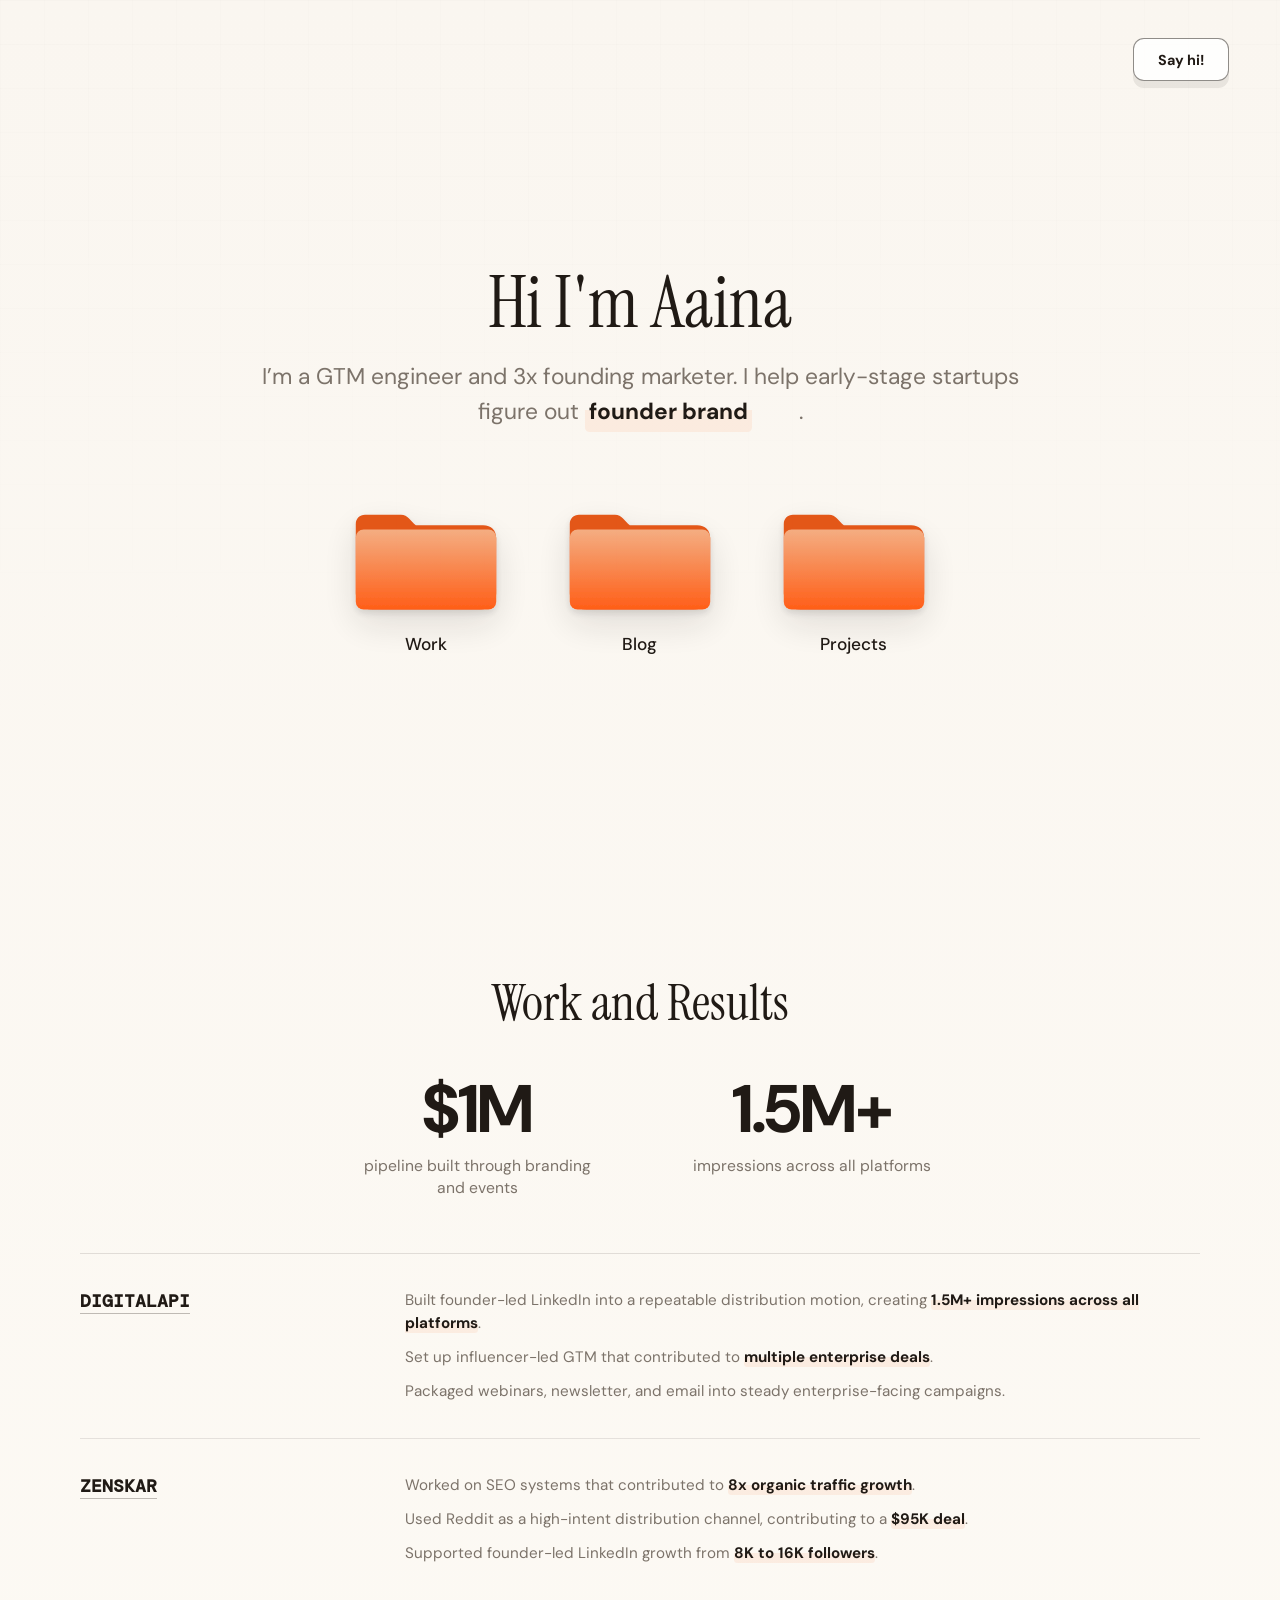
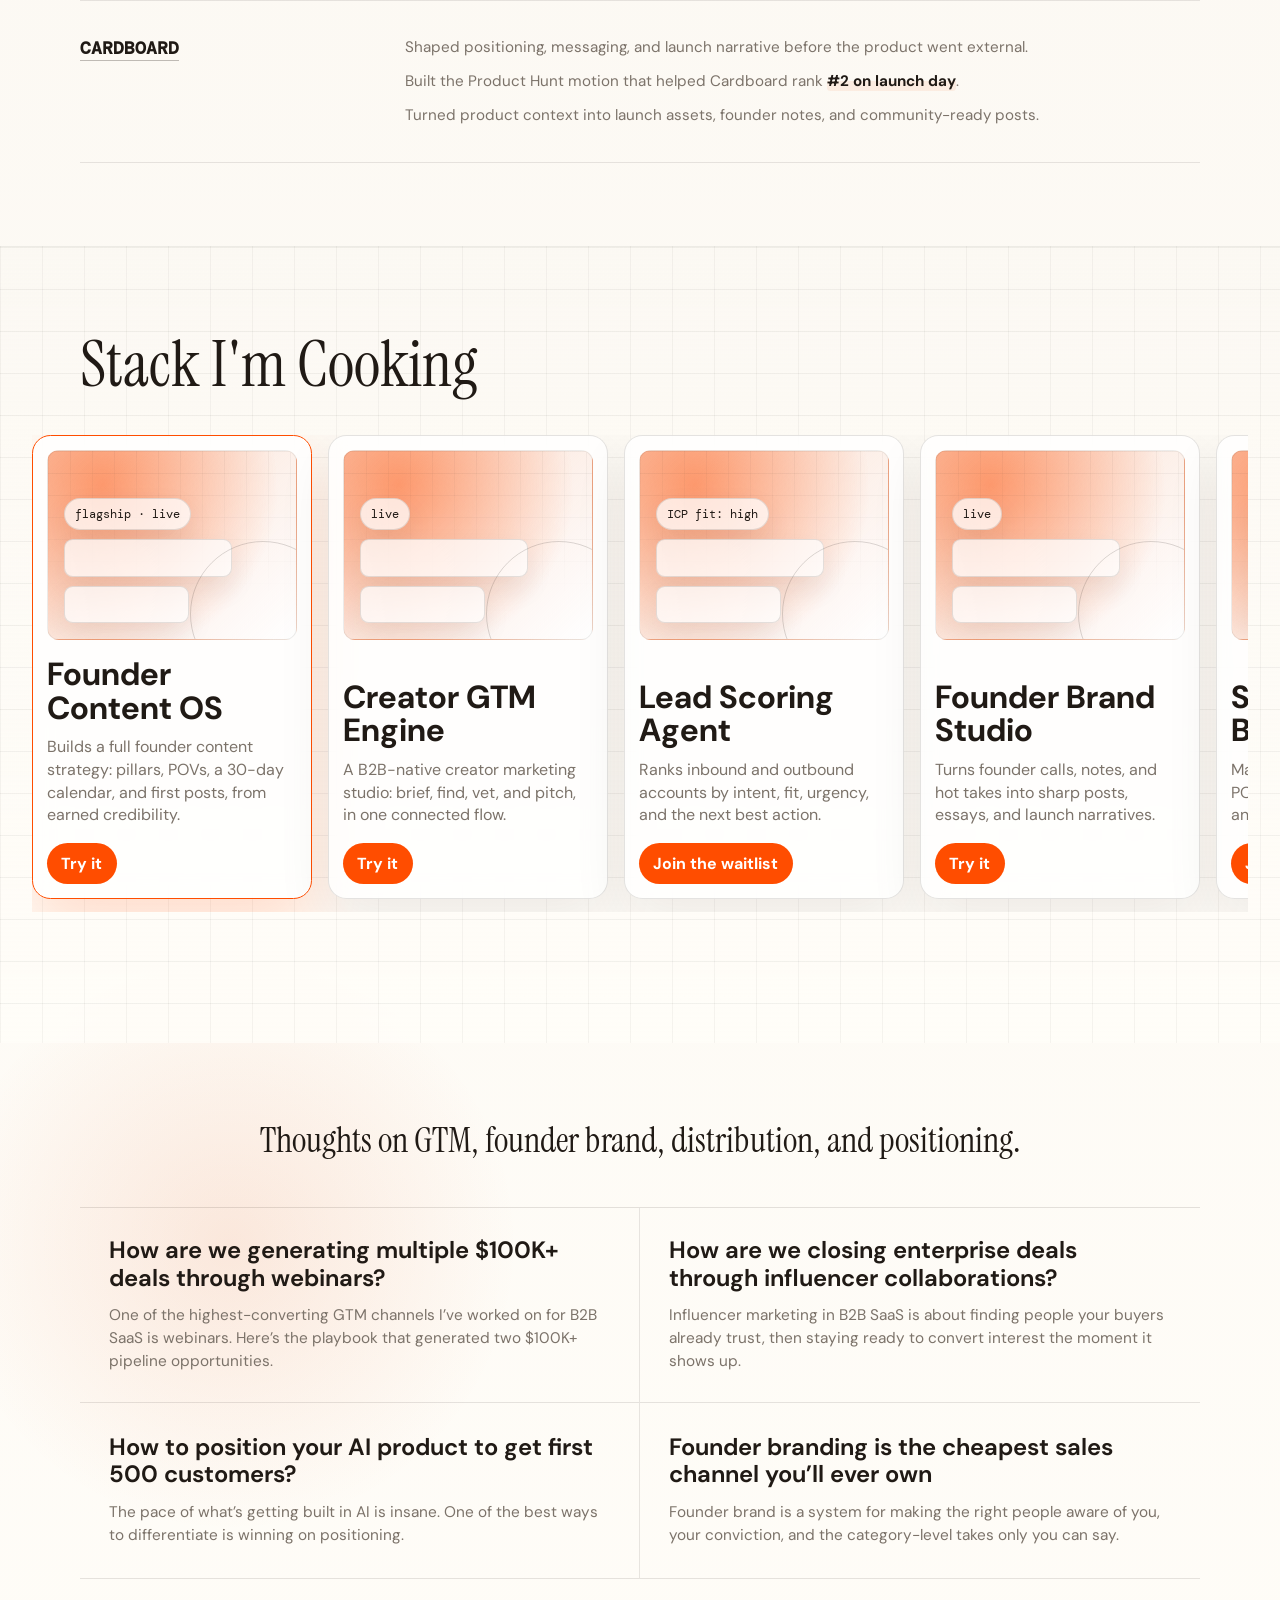
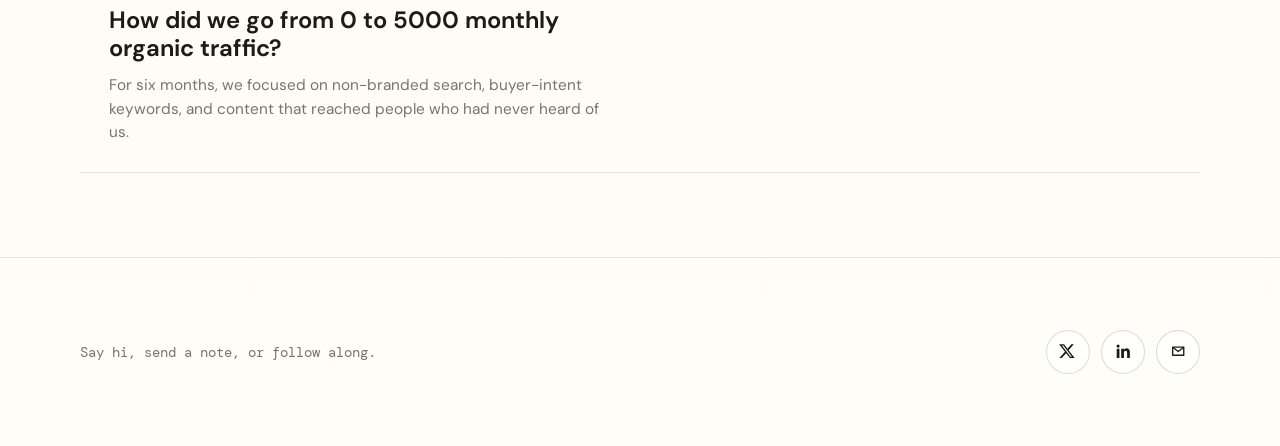
<file: index.html>
<!DOCTYPE html>
<html lang="en">
<head>
    <meta charset="UTF-8">
    <meta name="viewport" content="width=device-width, initial-scale=1.0">
    <title>Aaina Narang</title>
    <link rel="preconnect" href="https://fonts.googleapis.com">
    <link rel="preconnect" href="https://fonts.gstatic.com" crossorigin>
    <link href="https://fonts.googleapis.com/css2?family=DM+Sans:wght@400;500;600;700&family=DM+Mono:wght@400;500&family=Instrument+Serif:ital@0;1&display=swap" rel="stylesheet">
    <style>
        :root {
            --bg: #FAF6F0;
            --paper: #FFFFFF;
            --ink: #201A15;
            --muted: #7C736A;
            --line: #EBE3D9;
            --accent: #FF4D00;
            --accent-deep: #E04400;
            --soft-green: #FBE6D8;
            --folder-shadow: rgba(32, 26, 21, 0.16);
            --font-body: "DM Sans", system-ui, sans-serif;
            --font-mono: "DM Mono", monospace;
            --font-serif: "Instrument Serif", Georgia, serif;
            --ease: cubic-bezier(0.16, 1, 0.3, 1);
        }

        * {
            box-sizing: border-box;
        }

        html,
        body {
            min-height: 100%;
            scroll-behavior: smooth;
        }

        body {
            margin: 0;
            font-family: var(--font-body);
            color: var(--ink);
            background:
                radial-gradient(circle at 18% 78%, rgba(224, 68, 0, 0.11), transparent 18rem),
                linear-gradient(180deg, var(--bg), #FFFDF8);
            -webkit-font-smoothing: antialiased;
        }

        body::before {
            content: "";
            position: fixed;
            inset: 0;
            pointer-events: none;
            opacity: 0.34;
            background-image:
                linear-gradient(rgba(32, 26, 21, 0.035) 1px, transparent 1px),
                linear-gradient(90deg, rgba(32, 26, 21, 0.03) 1px, transparent 1px);
            background-size: 44px 44px;
            mask-image: linear-gradient(to bottom, black, transparent 92%);
        }

        .hero {
            min-height: 100dvh;
            display: grid;
            place-items: center;
            padding: 1.5rem 2rem 0;
        }

        .hero-panel {
            width: min(1440px, 100%);
            min-height: auto;
            position: relative;
            display: grid;
            grid-template-rows:
                auto
                auto;
            align-content: center;
            justify-items: center;
            gap: clamp(3rem, 7vh, 5rem);
            padding: 0 clamp(2rem, 5vw, 4.5rem);
            overflow: hidden;
        }

        .hero-panel::after { content: none; }

        .top-action {
            position: fixed;
            top: 2.4rem;
            right: 3.2rem;
            z-index: 2;
            display: inline-flex;
            align-items: center;
            justify-content: center;
            min-width: 6rem;
            padding: 0.72rem 1rem;
            color: var(--ink);
            text-decoration: none;
            font-size: 0.9rem;
            font-weight: 700;
            border: 1px solid rgba(32, 26, 21, 0.5);
            border-radius: 0.68rem;
            background: rgba(255, 255, 255, 0.82);
            box-shadow: 0 7px 0 rgba(32, 26, 21, 0.08);
            transition: transform 0.24s var(--ease), box-shadow 0.24s var(--ease);
        }

        .top-action:hover {
            transform: translateY(-2px);
            box-shadow: 0 10px 18px rgba(32, 26, 21, 0.1);
        }

        .intro {
            position: relative;
            z-index: 1;
            text-align: center;
            max-width: 920px;
        }

        h1 {
            margin: 0;
            font-family: var(--font-serif);
            font-size: clamp(2.8rem, 5.6vw, 4.6rem);
            font-weight: 400;
            line-height: 0.94;
            letter-spacing: 0;
        }

        .subheading {
            max-width: 760px;
            min-height: 4.4rem;
            margin: 1.4rem auto 0;
            color: var(--muted);
            font-size: clamp(1.08rem, 2vw, 1.42rem);
            line-height: 1.55;
        }

        .word-shell {
            display: inline-flex;
            align-items: center;
            min-width: 13ch;
            color: var(--ink);
            font-weight: 700;
            white-space: nowrap;
        }

        .animated-word {
            display: inline-block;
            padding: 0.02em 0.18em 0.08em;
            color: var(--ink);
            background: linear-gradient(180deg, rgba(251, 230, 216, 0) 42%, rgba(251, 230, 216, 0.72) 42%);
            border-radius: 0.28rem;
        }

        .animated-word.is-changing {
            animation: word-pop 0.42s var(--ease);
        }

        .folder-nav {
            position: relative;
            z-index: 1;
            margin-top: 0;
            display: grid;
            grid-template-columns: repeat(3, minmax(0, 1fr));
            gap: 2.6rem;
            width: min(600px, 100%);
        }

        .folder {
            position: relative;
            min-height: 126px;
            padding: 0;
            display: grid;
            grid-template-rows: auto auto;
            gap: 0.45rem;
            justify-items: center;
            text-decoration: none;
            color: var(--ink);
            transition: transform 0.32s var(--ease), filter 0.32s var(--ease);
            overflow: visible;
        }

        .folder img {
            width: min(100%, 168px);
            height: auto;
            display: block;
            filter:
                drop-shadow(0 14px 18px rgba(32, 26, 21, 0.12));
            opacity: 0.9;
        }

        .folder span {
            display: block;
            font-family: var(--font-body);
            font-size: 1.08rem;
            font-weight: 500;
            letter-spacing: 0;
            text-transform: none;
        }

        .folder small {
            display: none;
            margin-top: 0.2rem;
            color: var(--muted);
            font-size: 0.86rem;
        }

        .folder:hover {
            transform: translateY(-7px);
            filter: saturate(1.05);
        }

        .folder:nth-child(2) {
            transform: none;
        }

        .folder:nth-child(2):hover {
            transform: translateY(-8px);
        }

        .results-strip-inner {
            margin: 0 auto clamp(2.2rem, 5vw, 3.4rem);
            display: flex;
            justify-content: center;
            align-items: flex-start;
            flex-wrap: wrap;
            gap: clamp(2.6rem, 7vw, 5.5rem);
        }

        .result-stat {
            display: flex;
            flex-direction: column;
            align-items: center;
            text-align: center;
        }

        .result-number {
            font-family: var(--font-body);
            font-size: clamp(2.6rem, 6vw, 4.2rem);
            font-weight: 700;
            letter-spacing: -0.03em;
            line-height: 1;
            color: var(--ink);
        }

        .result-label {
            margin-top: 0.7rem;
            max-width: 16rem;
            color: var(--muted);
            font-size: 0.98rem;
            line-height: 1.4;
        }

        @media (max-width: 768px) {
            .results-strip-inner {
                flex-direction: column;
                align-items: center;
                gap: 0;
            }

            .result-stat {
                width: 100%;
                max-width: 20rem;
                padding: 1.6rem 0;
            }

            .result-stat + .result-stat {
                border-top: 1px solid rgba(32, 26, 21, 0.12);
            }
        }

        .work-section,
        .blog-section,
        .projects-section {
            position: relative;
            min-height: auto;
            padding: clamp(1.25rem, 3vh, 2rem) 2rem 2rem;
        }

        .work-panel,
        .blog-panel,
        .projects-panel {
            width: min(1120px, 100%);
            margin: 0 auto;
            padding: clamp(1.4rem, 4vw, 3.4rem) 0;
        }

        .work-intro,
        .blog-intro {
            max-width: 900px;
            margin: 0 auto clamp(1.8rem, 4vw, 3rem);
            text-align: center;
        }

        .work-intro h2,
        .blog-intro h2 {
            margin: 0;
            font-family: var(--font-serif);
            font-size: clamp(2rem, 4vw, 3.45rem);
            font-weight: 400;
            line-height: 0.98;
            letter-spacing: 0;
        }

        .blog-intro h2 {
            font-size: clamp(1.45rem, 2.7vw, 2.35rem);
            line-height: 1.08;
        }

        .work-intro p,
        .blog-intro p {
            width: min(620px, 100%);
            margin: 1.1rem auto 0;
            color: var(--muted);
            font-size: clamp(0.98rem, 1.35vw, 1.08rem);
            line-height: 1.6;
        }

        .work-map {
            position: relative;
            display: grid;
            width: min(1120px, 100%);
            margin: clamp(1.7rem, 4vw, 3.2rem) auto 0;
            border-top: 1px solid rgba(32, 26, 21, 0.12);
        }

        .work-card {
            position: relative;
            display: grid;
            grid-template-columns: minmax(150px, 0.36fr) minmax(0, 1fr);
            gap: clamp(1rem, 3vw, 2.5rem);
            padding: clamp(1.35rem, 3vw, 2.2rem) 0;
            border-bottom: 1px solid rgba(32, 26, 21, 0.1);
            opacity: 0;
            transform: translateY(12px);
        }

        .work-card h3 {
            margin: 0;
            font-family: var(--font-mono);
            font-size: clamp(0.98rem, 1.42vw, 1.18rem);
            font-weight: 600;
            letter-spacing: 0;
            text-transform: uppercase;
        }

        .work-card h3 a {
            color: inherit;
            text-decoration: none;
            border-bottom: 1px solid rgba(32, 26, 21, 0.28);
        }

        .work-card h3 a:hover {
            border-bottom-color: var(--accent);
            color: var(--accent);
        }

        .work-card ul {
            display: grid;
            gap: 0.7rem;
            margin: 0;
            padding: 0;
            list-style: none;
        }

        .work-card li {
            color: var(--muted);
            font-size: clamp(0.95rem, 1.18vw, 1.04rem);
            line-height: 1.5;
        }

        .outcome {
            color: var(--ink);
            font-weight: 700;
            background: linear-gradient(180deg, rgba(251, 230, 216, 0) 50%, rgba(251, 230, 216, 0.68) 50%);
            border-radius: 0.22rem;
        }

        .work-map.is-visible .work-card {
            animation: reveal-work-card 0.52s var(--ease) forwards;
        }

        .work-map.is-visible .work-card:nth-of-type(1) {
            animation-delay: 0.12s;
        }

        .work-map.is-visible .work-card:nth-of-type(2) {
            animation-delay: 0.28s;
        }

        .work-map.is-visible .work-card:nth-of-type(3) {
            animation-delay: 0.44s;
        }


        .blog-grid {
            display: grid;
            grid-template-columns: repeat(2, minmax(0, 1fr));
            border-top: 1px solid rgba(32, 26, 21, 0.12);
        }

        .blog-card {
            min-height: 176px;
            display: flex;
            flex-direction: column;
            justify-content: center;
            gap: 0.7rem;
            padding: clamp(1.05rem, 2.8vw, 1.8rem) clamp(0.9rem, 2.8vw, 1.8rem);
            color: var(--ink);
            text-decoration: none;
            border-bottom: 1px solid rgba(32, 26, 21, 0.11);
            transition:
                background 0.28s var(--ease),
                color 0.28s var(--ease);
        }

        .blog-card:nth-child(odd) {
            border-right: 1px solid rgba(32, 26, 21, 0.1);
        }

        .blog-card:last-child:nth-child(odd) {
            grid-column: 1 / -1;
            border-right: 0;
        }

        .blog-card:hover {
            background: rgba(251, 230, 216, 0.42);
        }

        .blog-card h3 {
            max-width: 31rem;
            margin: 0;
            font-size: clamp(1.08rem, 1.85vw, 1.52rem);
            font-weight: 650;
            line-height: 1.18;
            letter-spacing: 0;
        }

        .blog-card p {
            max-width: 32rem;
            margin: 0;
            color: var(--muted);
            font-size: clamp(0.9rem, 1.2vw, 0.98rem);
            line-height: 1.5;
        }

        .projects-section {
            margin-top: 0;
            padding-top: clamp(1rem, 3vw, 2.2rem);
            padding-bottom: clamp(3rem, 7vw, 5rem);
            background:
                linear-gradient(rgba(32, 26, 21, 0.055) 1px, transparent 1px),
                linear-gradient(90deg, rgba(32, 26, 21, 0.045) 1px, transparent 1px),
                linear-gradient(180deg, rgba(250, 246, 240, 0.2), rgba(255, 253, 248, 0.86));
            background-size: 42px 42px, 42px 42px, auto;
            border-top: 1px solid rgba(32, 26, 21, 0.08);
        }

        .projects-panel {
            width: min(1280px, 100%);
        }

        .projects-intro {
            width: min(1120px, 100%);
            margin: 0 auto clamp(1.4rem, 4vw, 2.4rem);
        }

        .projects-intro h2 {
            max-width: 700px;
            margin: 0;
            font-family: var(--font-serif);
            font-size: clamp(2.2rem, 5vw, 4.2rem);
            font-weight: 400;
            line-height: 0.98;
            letter-spacing: 0;
        }

        .project-gallery {
            display: grid;
            grid-auto-flow: column;
            grid-auto-columns: minmax(280px, 360px);
            gap: 1rem;
            overflow-x: auto;
            overscroll-behavior-inline: contain;
            scroll-snap-type: inline mandatory;
            padding: 0 max(1rem, calc((100vw - 1280px) / 2)) 0.8rem;
            scrollbar-width: thin;
        }

        .project-card {
            min-height: 430px;
            display: flex;
            flex-direction: column;
            justify-content: space-between;
            scroll-snap-align: start;
            padding: 0.9rem;
            color: var(--ink);
            text-decoration: none;
            border: 1px solid rgba(32, 26, 21, 0.12);
            border-radius: 1.15rem;
            background: rgba(255, 255, 255, 0.78);
            box-shadow: 0 22px 54px rgba(32, 26, 21, 0.08);
            backdrop-filter: blur(10px);
            transition: transform 0.28s var(--ease), border-color 0.28s var(--ease), box-shadow 0.28s var(--ease);
        }

        .project-card:hover {
            transform: translateY(-6px);
            border-color: rgba(32, 26, 21, 0.24);
            box-shadow: 0 28px 64px rgba(32, 26, 21, 0.12);
        }

        .project-preview {
            min-height: 190px;
            position: relative;
            overflow: hidden;
            border-radius: 0.75rem;
            border: 1px solid rgba(32, 26, 21, 0.08);
            background:
                radial-gradient(circle at 22% 18%, rgba(255, 77, 0, 0.5), transparent 11rem),
                linear-gradient(135deg, rgba(224, 68, 0, 0.18), rgba(255, 255, 255, 0.82));
        }

        .project-preview::before {
            content: "";
            position: absolute;
            inset: 0;
            background-image:
                linear-gradient(rgba(32, 26, 21, 0.055) 1px, transparent 1px),
                linear-gradient(90deg, rgba(32, 26, 21, 0.045) 1px, transparent 1px);
            background-size: 22px 22px;
            mask-image: linear-gradient(to bottom, black, transparent 78%);
        }

        .project-preview::after {
            content: "";
            position: absolute;
            width: 9rem;
            height: 9rem;
            right: -2.5rem;
            bottom: -3rem;
            border: 1px solid rgba(32, 26, 21, 0.16);
            border-radius: 999px;
        }

        .mini-ui {
            position: absolute;
            inset: 1rem;
            display: grid;
            align-content: end;
            gap: 0.55rem;
        }

        .mini-line,
        .mini-pill,
        .mini-score {
            position: relative;
            border: 1px solid rgba(32, 26, 21, 0.12);
            background: rgba(255, 255, 255, 0.74);
            box-shadow: 0 12px 28px rgba(32, 26, 21, 0.08);
        }

        .mini-line {
            height: 2.35rem;
            border-radius: 0.55rem;
        }

        .mini-line:nth-child(2) {
            width: 78%;
        }

        .mini-line:nth-child(3) {
            width: 58%;
        }

        .mini-pill {
            width: max-content;
            padding: 0.46rem 0.62rem;
            border-radius: 999px;
            color: var(--ink);
            font-family: var(--font-mono);
            font-size: 0.78rem;
        }

        .mini-score {
            width: 4.4rem;
            height: 4.4rem;
            display: grid;
            place-items: center;
            border-radius: 1rem;
            font-family: var(--font-mono);
            font-size: 1.1rem;
            font-weight: 700;
        }

        .project-card h3 {
            margin: 1.1rem 0 0;
            font-size: clamp(1.45rem, 2.7vw, 2rem);
            line-height: 1.05;
            letter-spacing: 0;
        }

        .project-card p {
            margin: 0.7rem 0 1rem;
            color: var(--muted);
            font-size: 1rem;
            line-height: 1.42;
        }

        .waitlist-link {
            width: fit-content;
            display: inline-flex;
            align-items: center;
            justify-content: center;
            padding: 0.62rem 0.88rem;
            border-radius: 999px;
            color: var(--paper);
            background: var(--accent);
            font-weight: 700;
            text-decoration: none;
            transition: transform 0.22s var(--ease), background 0.22s var(--ease);
        }

        .project-card:hover .waitlist-link {
            transform: translateY(-1px);
            background: #E04400;
        }

        .footer {
            position: relative;
            padding: clamp(2.5rem, 6vw, 4.5rem) 2rem;
            border-top: 1px solid rgba(32, 26, 21, 0.1);
            background: rgba(255, 253, 248, 0.72);
        }

        .footer-inner {
            width: min(1120px, 100%);
            margin: 0 auto;
            display: flex;
            align-items: center;
            justify-content: space-between;
            gap: 1.5rem;
        }

        .footer-copy {
            margin: 0;
            color: var(--muted);
            font-family: var(--font-mono);
            font-size: 0.9rem;
        }

        .social-links {
            display: flex;
            align-items: center;
            gap: 0.7rem;
        }

        .social-link {
            width: 2.75rem;
            height: 2.75rem;
            display: inline-grid;
            place-items: center;
            color: var(--ink);
            border: 1px solid rgba(32, 26, 21, 0.16);
            border-radius: 999px;
            background: rgba(255, 255, 255, 0.76);
            text-decoration: none;
            transition: transform 0.24s var(--ease), background 0.24s var(--ease), border-color 0.24s var(--ease);
        }

        .social-link:hover {
            transform: translateY(-3px);
            border-color: rgba(32, 26, 21, 0.28);
            background: rgba(251, 230, 216, 0.58);
        }

        .social-link svg {
            width: 1.15rem;
            height: 1.15rem;
            display: block;
        }

        @keyframes word-pop {
            0% { opacity: 0; transform: translateY(8px) scale(0.96); }
            100% { opacity: 1; transform: translateY(0) scale(1); }
        }

        @keyframes reveal-work-card {
            to {
                opacity: 1;
                transform: translateY(0);
            }
        }

        @media (max-width: 760px) {
            .hero {
                padding: 0.8rem;
            }

            .hero-panel {
                min-height: auto;
                grid-template-rows:
                    auto
                    auto;
                align-content: center;
                gap: 2.3rem;
                padding: 0 1rem;
            }

            .top-action {
                top: 1.25rem;
                right: 1.25rem;
            }

            h1 {
                font-size: clamp(2.7rem, 12vw, 4rem);
            }

            .subheading {
                min-height: 6.8rem;
                font-size: 1rem;
            }

            .folder-nav {
                grid-template-columns: 1fr;
                max-width: 280px;
                gap: 2rem;
                margin-top: 0;
            }

            .folder,
            .folder:nth-child(2) {
                min-height: 122px;
                transform: none;
            }

            .work-section,
            .blog-section,
            .projects-section {
                padding: 1.5rem 0.8rem 0.8rem;
            }

            .work-panel,
            .blog-panel,
            .projects-panel {
                padding: 2rem 0;
            }

            .work-map {
                grid-template-columns: 1fr;
            }

            .work-card,
            .work-card:nth-of-type(1),
            .work-card:nth-of-type(2),
            .work-card:nth-of-type(3) {
                grid-template-columns: 1fr;
                gap: 0.8rem;
                transform: translateY(12px);
            }

            .blog-grid {
                grid-template-columns: 1fr;
            }

            .blog-card:nth-child(odd) {
                border-right: 0;
            }

            .blog-card:last-child:nth-child(odd) {
                grid-column: auto;
            }

            .blog-card {
                min-height: 150px;
            }

            .project-gallery {
                grid-auto-columns: minmax(250px, 82vw);
                padding-inline: 0.2rem;
            }

            .project-card {
                min-height: 390px;
            }

            .footer {
                padding-inline: 1rem;
            }

            .footer-inner {
                align-items: flex-start;
                flex-direction: column;
            }
        }
    </style>
</head>
<body>
    <main>
    <section class="hero">
        <section class="hero-panel" aria-label="Aaina hero mockup">
            <a href="#contact" class="top-action">Say hi!</a>
            <div class="intro">
                <h1>Hi I'm Aaina</h1>
                <p class="subheading">
                    I’m a GTM engineer and 3x founding marketer. I help early-stage startups figure out
                    <span class="word-shell"><span class="animated-word" id="animated-word">positioning</span></span>
                    .
                </p>
            </div>

            <nav class="folder-nav" aria-label="Primary sections">
                <a class="folder" href="#work">
                    <img src="best-pick-folder-no-text.svg?v=2" alt="" aria-hidden="true">
                    <span>Work</span>
                    <small>proof and results</small>
                </a>
                <a class="folder" href="#blog">
                    <img src="best-pick-folder-no-text.svg?v=2" alt="" aria-hidden="true">
                    <span>Blog</span>
                    <small>notes and systems</small>
                </a>
                <a class="folder" href="#projects">
                    <img src="best-pick-folder-no-text.svg?v=2" alt="" aria-hidden="true">
                    <span>Projects</span>
                    <small>things I build</small>
                </a>
            </nav>
        </section>
    </section>

    <section class="work-section" id="work" aria-label="Aaina work">
        <div class="work-panel">
            <div class="work-intro">
                <h2>Work and Results</h2>
            </div>

            <div class="results-strip-inner" aria-label="Results at a glance">
                <div class="result-stat">
                    <span class="result-number">$1M</span>
                    <span class="result-label">pipeline built through branding and events</span>
                </div>
                <div class="result-stat">
                    <span class="result-number">1.5M+</span>
                    <span class="result-label">impressions across all platforms</span>
                </div>
            </div>

            <div class="work-map" id="work-map">
                <article class="work-card">
                    <h3><a href="https://www.digitalapi.ai/" target="_blank" rel="noreferrer">DigitalAPI</a></h3>
                    <ul>
                        <li>Built founder-led LinkedIn into a repeatable distribution motion, creating <span class="outcome">1.5M+ impressions across all platforms</span>.</li>
                        <li>Set up influencer-led GTM that contributed to <span class="outcome">multiple enterprise deals</span>.</li>
                        <li>Packaged webinars, newsletter, and email into steady enterprise-facing campaigns.</li>
                    </ul>
                </article>

                <article class="work-card">
                    <h3><a href="https://www.zenskar.com/" target="_blank" rel="noreferrer">Zenskar</a></h3>
                    <ul>
                        <li>Worked on SEO systems that contributed to <span class="outcome">8x organic traffic growth</span>.</li>
                        <li>Used Reddit as a high-intent distribution channel, contributing to a <span class="outcome">$95K deal</span>.</li>
                        <li>Supported founder-led LinkedIn growth from <span class="outcome">8K to 16K followers</span>.</li>
                    </ul>
                </article>

                <article class="work-card">
                    <h3><a href="https://cardboard.sh/" target="_blank" rel="noreferrer">Cardboard</a></h3>
                    <ul>
                        <li>Shaped positioning, messaging, and launch narrative before the product went external.</li>
                        <li>Built the Product Hunt motion that helped Cardboard rank <span class="outcome">#2 on launch day</span>.</li>
                        <li>Turned product context into launch assets, founder notes, and community-ready posts.</li>
                    </ul>
                </article>
            </div>
        </div>
    </section>

    <section class="projects-section" id="projects" aria-label="Aaina projects">
        <div class="projects-panel">
            <div class="projects-intro">
                <h2>Stack I'm Cooking</h2>
            </div>

            <div class="project-gallery">
                <article class="project-card" style="border-color: var(--accent); box-shadow: 0 28px 64px rgba(255, 77, 0, 0.18);">
                    <div class="project-preview" aria-hidden="true">
                        <div class="mini-ui">
                            <span class="mini-pill">flagship · live</span>
                            <span class="mini-line"></span>
                            <span class="mini-line"></span>
                        </div>
                    </div>
                    <div>
                        <h3>Founder Content OS</h3>
                        <p>Builds a full founder content strategy: pillars, POVs, a 30-day calendar, and first posts, from earned credibility.</p>
                        <a class="waitlist-link" href="https://founder-content-os-eight.vercel.app" target="_blank" rel="noreferrer">Try it</a>
                    </div>
                </article>

                <article class="project-card">
                    <div class="project-preview" aria-hidden="true">
                        <div class="mini-ui">
                            <span class="mini-pill">live</span>
                            <span class="mini-line"></span>
                            <span class="mini-line"></span>
                        </div>
                    </div>
                    <div>
                        <h3>Creator GTM Engine</h3>
                        <p>A B2B-native creator marketing studio: brief, find, vet, and pitch, in one connected flow.</p>
                        <a class="waitlist-link" href="https://creator-gtm-engine.vercel.app" target="_blank" rel="noreferrer">Try it</a>
                    </div>
                </article>

                <article class="project-card">
                    <div class="project-preview" aria-hidden="true">
                        <div class="mini-ui">
                            <span class="mini-pill">ICP fit: high</span>
                            <span class="mini-line"></span>
                            <span class="mini-line"></span>
                        </div>
                    </div>
                    <div>
                        <h3>Lead Scoring Agent</h3>
                        <p>Ranks inbound and outbound accounts by intent, fit, urgency, and the next best action.</p>
                        <a class="waitlist-link" href="mailto:aainanarang2911@gmail.com?subject=Waitlist%20for%20Lead%20Scoring%20Agent">Join the waitlist</a>
                    </div>
                </article>

                <article class="project-card">
                    <div class="project-preview" aria-hidden="true">
                        <div class="mini-ui">
                            <span class="mini-pill">live</span>
                            <span class="mini-line"></span>
                            <span class="mini-line"></span>
                        </div>
                    </div>
                    <div>
                        <h3>Founder Brand Studio</h3>
                        <p>Turns founder calls, notes, and hot takes into sharp posts, essays, and launch narratives.</p>
                        <a class="waitlist-link" href="https://founder-brand-studio.vercel.app" target="_blank" rel="noreferrer">Try it</a>
                    </div>
                </article>

                <article class="project-card">
                    <div class="project-preview" aria-hidden="true">
                        <div class="mini-ui">
                            <span class="mini-pill">cluster ready</span>
                            <span class="mini-line"></span>
                            <span class="mini-line"></span>
                        </div>
                    </div>
                    <div>
                        <h3>SEO Brief Builder</h3>
                        <p>Maps buyer intent, competitors, POV, internal links, and CTA angles before a draft begins.</p>
                        <a class="waitlist-link" href="mailto:aainanarang2911@gmail.com?subject=Waitlist%20for%20SEO%20Brief%20Builder">Join the waitlist</a>
                    </div>
                </article>

                <article class="project-card">
                    <div class="project-preview" aria-hidden="true">
                        <div class="mini-ui">
                            <span class="mini-pill">speaker matched</span>
                            <span class="mini-line"></span>
                            <span class="mini-line"></span>
                        </div>
                    </div>
                    <div>
                        <h3>Webinar Pipeline Kit</h3>
                        <p>Finds speakers, builds the promo plan, scores registrants, and writes follow-up paths.</p>
                        <a class="waitlist-link" href="mailto:aainanarang2911@gmail.com?subject=Waitlist%20for%20Webinar%20Pipeline%20Kit">Join the waitlist</a>
                    </div>
                </article>

                <article class="project-card">
                    <div class="project-preview" aria-hidden="true">
                        <div class="mini-ui">
                            <span class="mini-score">8.7</span>
                            <span class="mini-line"></span>
                            <span class="mini-line"></span>
                        </div>
                    </div>
                    <div>
                        <h3>Launch Room</h3>
                        <p>A command center for Product Hunt, founder posts, community drops, and partner asks.</p>
                        <a class="waitlist-link" href="mailto:aainanarang2911@gmail.com?subject=Waitlist%20for%20Launch%20Room">Join the waitlist</a>
                    </div>
                </article>

                <article class="project-card">
                    <div class="project-preview" aria-hidden="true">
                        <div class="mini-ui">
                            <span class="mini-pill">signals found</span>
                            <span class="mini-line"></span>
                            <span class="mini-line"></span>
                        </div>
                    </div>
                    <div>
                        <h3>Community Signal Finder</h3>
                        <p>Scans Reddit, Slack notes, and sales calls for language buyers already use.</p>
                        <a class="waitlist-link" href="mailto:aainanarang2911@gmail.com?subject=Waitlist%20for%20Community%20Signal%20Finder">Join the waitlist</a>
                    </div>
                </article>
            </div>
        </div>
    </section>

    <section class="blog-section" id="blog" aria-label="Aaina blog">
        <div class="blog-panel">
            <div class="blog-intro">
                <h2>Thoughts on GTM, founder brand, distribution, and positioning.</h2>
            </div>

            <div class="blog-grid">
                <a class="blog-card" href="article.html?post=webinars">
                    <h3>How are we generating multiple $100K+ deals through webinars?</h3>
                    <p>One of the highest-converting GTM channels I’ve worked on for B2B SaaS is webinars. Here’s the playbook that generated two $100K+ pipeline opportunities.</p>
                </a>
                <a class="blog-card" href="article.html?post=influencer-collabs">
                    <h3>How are we closing enterprise deals through influencer collaborations?</h3>
                    <p>Influencer marketing in B2B SaaS is about finding people your buyers already trust, then staying ready to convert interest the moment it shows up.</p>
                </a>
                <a class="blog-card" href="article.html?post=ai-positioning">
                    <h3>How to position your AI product to get first 500 customers?</h3>
                    <p>The pace of what’s getting built in AI is insane. One of the best ways to differentiate is winning on positioning.</p>
                </a>
                <a class="blog-card" href="article.html?post=founder-branding">
                    <h3>Founder branding is the cheapest sales channel you’ll ever own</h3>
                    <p>Founder brand is a system for making the right people aware of you, your conviction, and the category-level takes only you can say.</p>
                </a>
                <a class="blog-card" href="article.html?post=seo-b2b-saas">
                    <h3>How did we go from 0 to 5000 monthly organic traffic?</h3>
                    <p>For six months, we focused on non-branded search, buyer-intent keywords, and content that reached people who had never heard of us.</p>
                </a>
            </div>
        </div>
    </section>

    <footer class="footer" id="contact" aria-label="Contact Aaina">
        <div class="footer-inner">
            <p class="footer-copy">Say hi, send a note, or follow along.</p>

            <div class="social-links">
                <a class="social-link" href="https://x.com/aaina_narang" target="_blank" rel="noreferrer" aria-label="Aaina on X">
                    <svg viewBox="0 0 24 24" aria-hidden="true">
                        <path fill="currentColor" d="M17.53 3h3.14l-6.86 7.84L21.88 21h-6.32l-4.95-6.47L4.95 21H1.8l7.34-8.39L1.4 3h6.48l4.47 5.91L17.53 3Zm-1.1 16.21h1.74L6.93 4.7H5.06l11.37 14.51Z"/>
                    </svg>
                </a>

                <a class="social-link" href="https://www.linkedin.com/in/aaina29/" target="_blank" rel="noreferrer" aria-label="Aaina on LinkedIn">
                    <svg viewBox="0 0 24 24" aria-hidden="true">
                        <path fill="currentColor" d="M5.34 7.43A2.06 2.06 0 1 1 5.32 3.3a2.06 2.06 0 0 1 .02 4.13ZM3.55 21h3.55V8.9H3.55V21Zm5.85 0h3.55v-6.78c0-1.8.83-2.86 2.25-2.86 1.3 0 1.92.87 1.92 2.86V21h3.55v-7.85c0-3.35-1.79-4.91-4.18-4.91-1.92 0-2.78 1.06-3.26 1.8h-.05V8.9H9.4V21Z"/>
                    </svg>
                </a>

                <a class="social-link" href="mailto:aainanarang29@gmail.com" aria-label="Email Aaina">
                    <svg viewBox="0 0 24 24" aria-hidden="true">
                        <path fill="none" stroke="currentColor" stroke-width="1.8" stroke-linecap="round" stroke-linejoin="round" d="M4.75 6.75h14.5v10.5H4.75z"/>
                        <path fill="none" stroke="currentColor" stroke-width="1.8" stroke-linecap="round" stroke-linejoin="round" d="m5.25 7.25 6.75 5.2 6.75-5.2"/>
                    </svg>
                </a>
            </div>
        </div>
    </footer>
    </main>

    <script>
        const words = [
            "positioning",
            "founder brand",
            "growth loops",
            "SEO",
            "events",
            "PR",
            "launches",
            "content systems"
        ];

        const animatedWord = document.querySelector("#animated-word");
        let index = 0;

        window.setInterval(() => {
            index = (index + 1) % words.length;
            animatedWord.classList.remove("is-changing");
            window.requestAnimationFrame(() => {
                animatedWord.textContent = words[index];
                animatedWord.classList.add("is-changing");
            });
        }, 1450);

        const workMap = document.querySelector("#work-map");

        if (workMap) {
            const observer = new IntersectionObserver((entries) => {
                entries.forEach((entry) => {
                    if (entry.isIntersecting) {
                        workMap.classList.add("is-visible");
                        observer.unobserve(workMap);
                    }
                });
            }, { threshold: 0.32 });

            observer.observe(workMap);
        }
    </script>
</body>
</html>
</file>
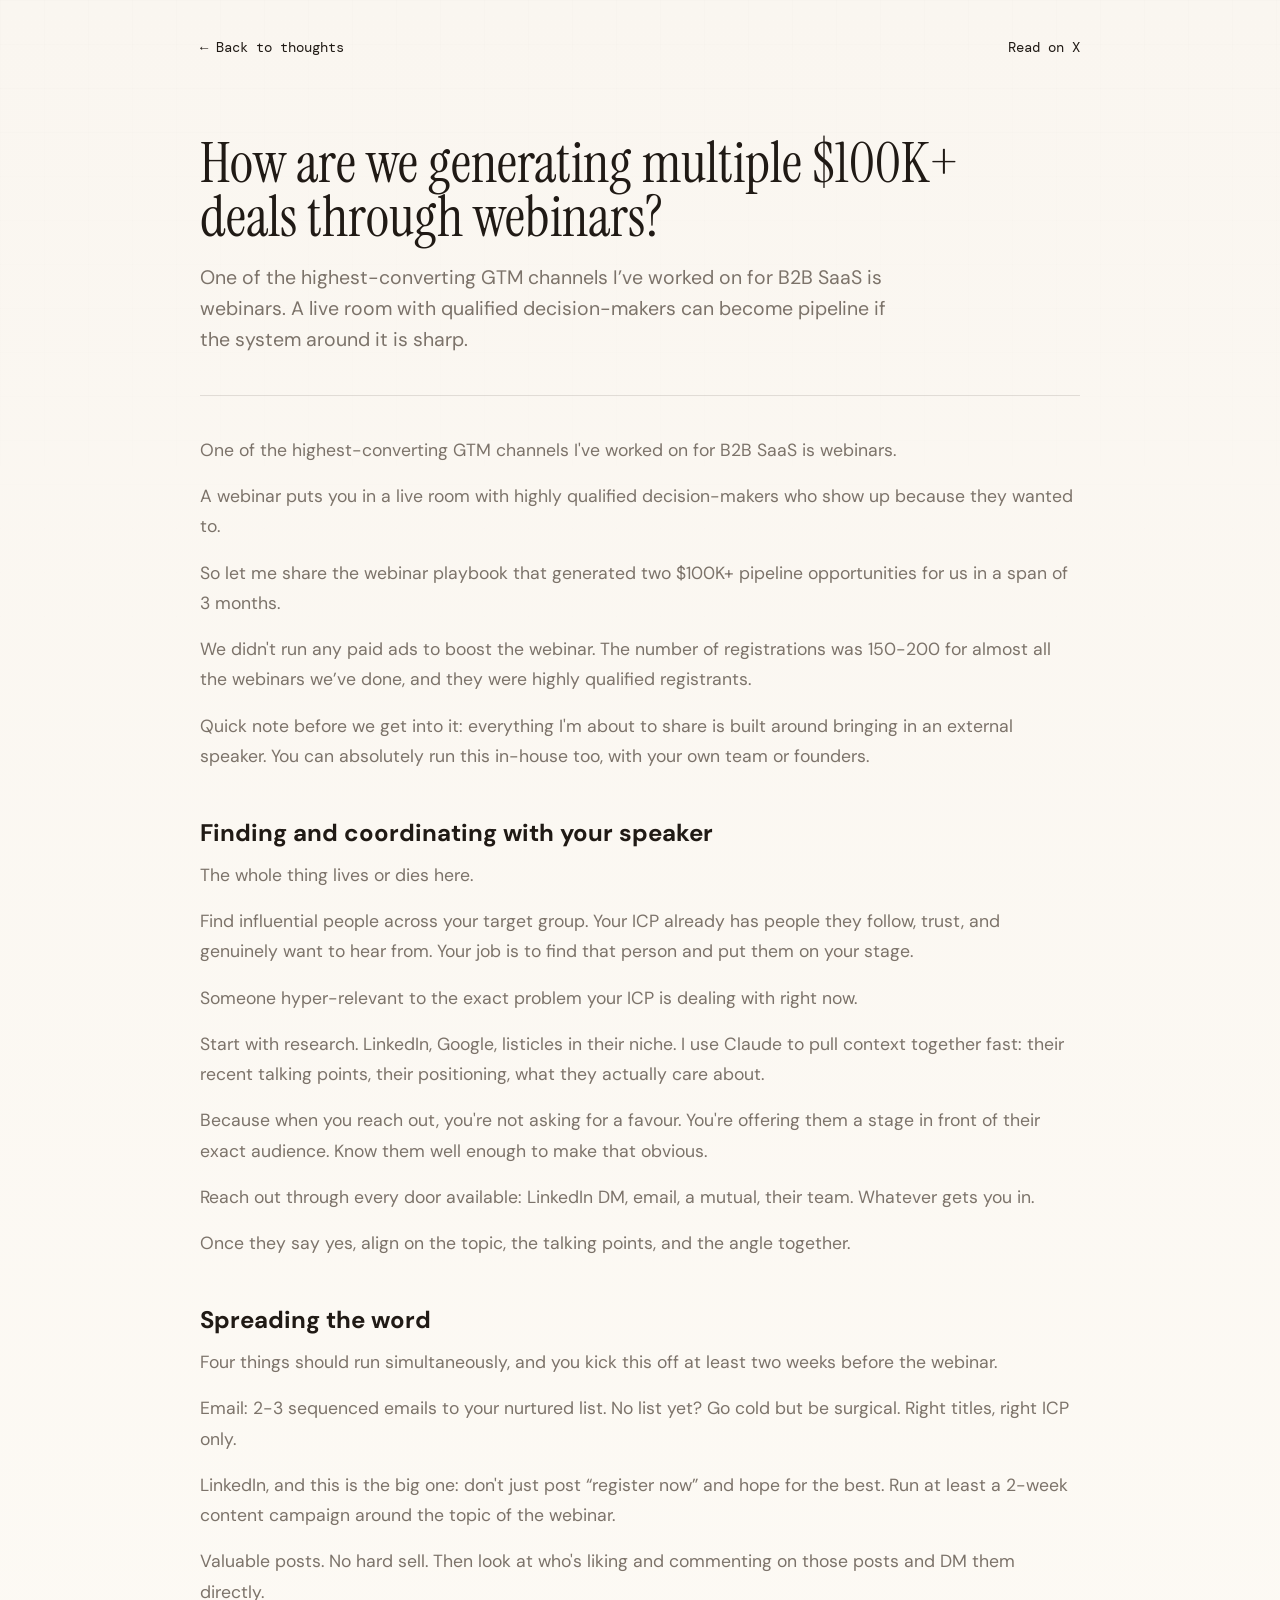
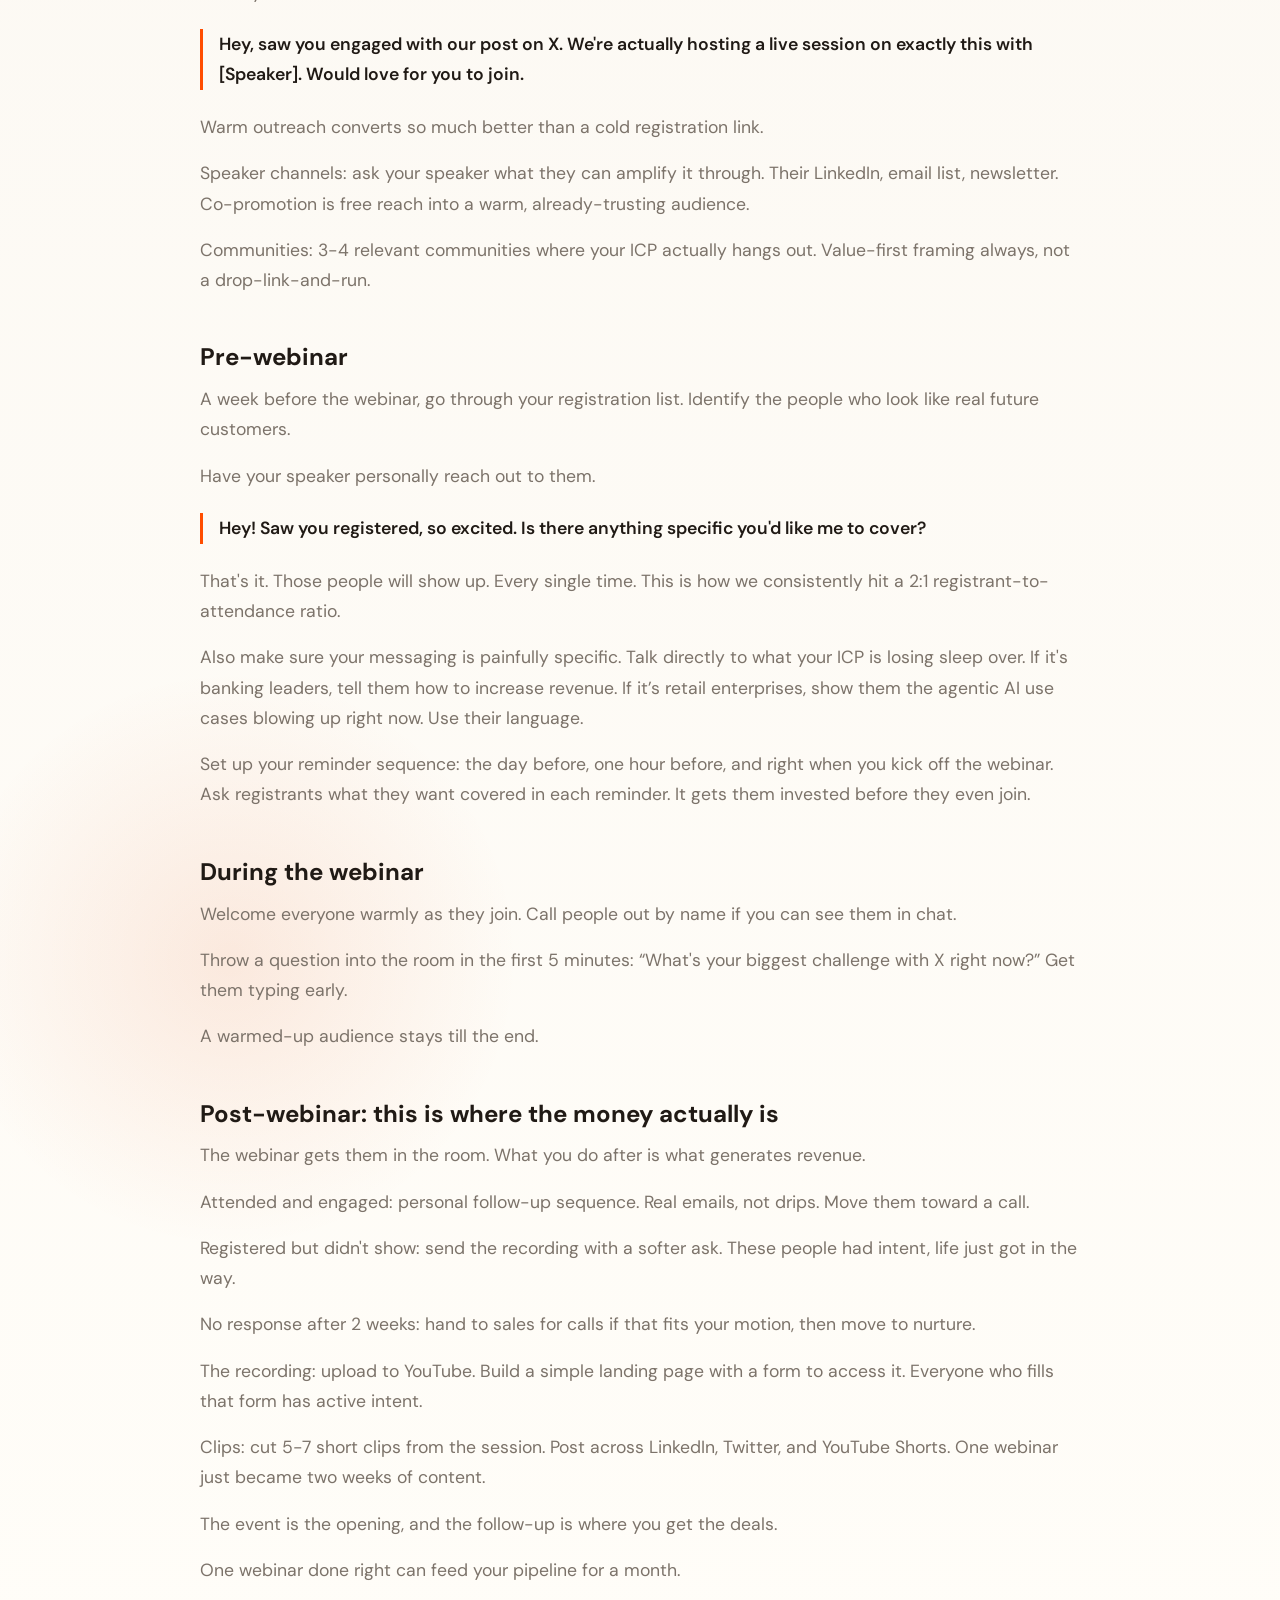
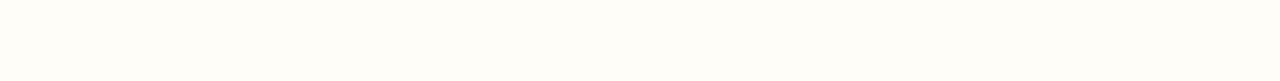
<file: article.html>
<!DOCTYPE html>
<html lang="en">
<head>
    <meta charset="UTF-8">
    <meta name="viewport" content="width=device-width, initial-scale=1.0">
    <title>Aaina Narang Article</title>
    <link rel="preconnect" href="https://fonts.googleapis.com">
    <link rel="preconnect" href="https://fonts.gstatic.com" crossorigin>
    <link href="https://fonts.googleapis.com/css2?family=DM+Sans:wght@400;500;600;700&family=DM+Mono:wght@400;500&family=Instrument+Serif:ital@0;1&display=swap" rel="stylesheet">
    <style>
        :root {
            --bg: #FAF6F0;
            --paper: #FFFFFF;
            --ink: #201A15;
            --muted: #7C736A;
            --line: rgba(32, 26, 21, 0.12);
            --accent: #FF4D00;
            --font-body: "DM Sans", system-ui, sans-serif;
            --font-mono: "DM Mono", monospace;
            --font-serif: "Instrument Serif", Georgia, serif;
            --ease: cubic-bezier(0.16, 1, 0.3, 1);
        }

        * {
            box-sizing: border-box;
        }

        html,
        body {
            min-height: 100%;
        }

        body {
            margin: 0;
            font-family: var(--font-body);
            color: var(--ink);
            background:
                radial-gradient(circle at 18% 78%, rgba(224, 68, 0, 0.1), transparent 18rem),
                linear-gradient(180deg, var(--bg), #FFFDF8);
            -webkit-font-smoothing: antialiased;
        }

        body::before {
            content: "";
            position: fixed;
            inset: 0;
            pointer-events: none;
            opacity: 0.28;
            background-image:
                linear-gradient(rgba(32, 26, 21, 0.035) 1px, transparent 1px),
                linear-gradient(90deg, rgba(32, 26, 21, 0.03) 1px, transparent 1px);
            background-size: 44px 44px;
            mask-image: linear-gradient(to bottom, black, transparent 92%);
        }

        .shell {
            width: min(880px, calc(100% - 2rem));
            margin: 0 auto;
            padding: clamp(1rem, 3vw, 2rem) 0 clamp(3rem, 7vw, 5rem);
        }

        .topbar {
            display: flex;
            justify-content: space-between;
            align-items: center;
            gap: 1rem;
            padding: 0.4rem 0 clamp(2.5rem, 7vw, 5rem);
        }

        .back-link,
        .original-link {
            color: var(--ink);
            font-family: var(--font-mono);
            font-size: 0.86rem;
            text-decoration: none;
        }

        .back-link:hover,
        .original-link:hover {
            text-decoration: underline;
            text-underline-offset: 0.2em;
        }

        .article-head {
            padding-bottom: clamp(1.4rem, 4vw, 2.5rem);
            border-bottom: 1px solid var(--line);
        }

        h1 {
            max-width: 780px;
            margin: 0;
            font-family: var(--font-serif);
            font-size: clamp(2.15rem, 4.4vw, 3.8rem);
            font-weight: 400;
            line-height: 0.96;
            letter-spacing: 0;
        }

        .dek {
            max-width: 690px;
            margin: 1.15rem 0 0;
            color: var(--muted);
            font-size: clamp(1rem, 1.8vw, 1.22rem);
            line-height: 1.58;
        }

        .article-body {
            padding-top: clamp(1.2rem, 4vw, 2.4rem);
        }

        .article-body h2 {
            margin: clamp(2rem, 5vw, 3rem) 0 0.75rem;
            font-size: clamp(1.18rem, 2vw, 1.5rem);
            line-height: 1.2;
            letter-spacing: 0;
        }

        .article-body p {
            margin: 0 0 1rem;
            color: var(--muted);
            font-size: clamp(1rem, 1.45vw, 1.1rem);
            line-height: 1.72;
        }

        .article-body blockquote {
            margin: 1.4rem 0;
            padding-left: 1rem;
            border-left: 3px solid var(--accent);
            color: var(--ink);
        }

        .article-body blockquote p {
            color: var(--ink);
            font-weight: 600;
        }

        mark {
            color: var(--ink);
            background: linear-gradient(180deg, transparent 50%, rgba(251, 230, 216, 0.7) 50%);
            border-radius: 0.22rem;
            padding: 0 0.06em;
        }

        .missing {
            margin-top: 2rem;
            padding: 1rem 0;
            border-top: 1px solid var(--line);
            border-bottom: 1px solid var(--line);
        }

        @media (max-width: 640px) {
            .topbar {
                align-items: flex-start;
                flex-direction: column;
            }
        }
    </style>
</head>
<body>
    <main class="shell">
        <nav class="topbar" aria-label="Article navigation">
            <a class="back-link" href="hero-green-folder-mockup.html#blog">← Back to thoughts</a>
            <a class="original-link" id="original-link" href="#" target="_blank" rel="noreferrer">Read on X</a>
        </nav>

        <article>
            <header class="article-head">
                <h1 id="article-title"></h1>
                <p class="dek" id="article-dek"></p>
            </header>

            <div class="article-body" id="article-body"></div>
        </article>
    </main>

    <script>
        const posts = {
            "webinars": {
                title: "How are we generating multiple $100K+ deals through webinars?",
                dek: "One of the highest-converting GTM channels I’ve worked on for B2B SaaS is webinars. A live room with qualified decision-makers can become pipeline if the system around it is sharp.",
                source: "https://x.com/aaina_narang/status/2032312354512519673",
                body: [
                    ["p", "One of the highest-converting GTM channels I've worked on for B2B SaaS is webinars."],
                    ["p", "A webinar puts you in a live room with highly qualified decision-makers who show up because they wanted to."],
                    ["p", "So let me share the webinar playbook that generated two $100K+ pipeline opportunities for us in a span of 3 months."],
                    ["p", "We didn't run any paid ads to boost the webinar. The number of registrations was 150-200 for almost all the webinars we’ve done, and they were highly qualified registrants."],
                    ["p", "Quick note before we get into it: everything I'm about to share is built around bringing in an external speaker. You can absolutely run this in-house too, with your own team or founders."],
                    ["h2", "Finding and coordinating with your speaker"],
                    ["p", "The whole thing lives or dies here."],
                    ["p", "Find influential people across your target group. Your ICP already has people they follow, trust, and genuinely want to hear from. Your job is to find that person and put them on your stage."],
                    ["p", "Someone hyper-relevant to the exact problem your ICP is dealing with right now."],
                    ["p", "Start with research. LinkedIn, Google, listicles in their niche. I use Claude to pull context together fast: their recent talking points, their positioning, what they actually care about."],
                    ["p", "Because when you reach out, you're not asking for a favour. You're offering them a stage in front of their exact audience. Know them well enough to make that obvious."],
                    ["p", "Reach out through every door available: LinkedIn DM, email, a mutual, their team. Whatever gets you in."],
                    ["p", "Once they say yes, align on the topic, the talking points, and the angle together."],
                    ["h2", "Spreading the word"],
                    ["p", "Four things should run simultaneously, and you kick this off at least two weeks before the webinar."],
                    ["p", "Email: 2-3 sequenced emails to your nurtured list. No list yet? Go cold but be surgical. Right titles, right ICP only."],
                    ["p", "LinkedIn, and this is the big one: don't just post “register now” and hope for the best. Run at least a 2-week content campaign around the topic of the webinar."],
                    ["p", "Valuable posts. No hard sell. Then look at who's liking and commenting on those posts and DM them directly."],
                    ["blockquote", "Hey, saw you engaged with our post on X. We're actually hosting a live session on exactly this with [Speaker]. Would love for you to join."],
                    ["p", "Warm outreach converts so much better than a cold registration link."],
                    ["p", "Speaker channels: ask your speaker what they can amplify it through. Their LinkedIn, email list, newsletter. Co-promotion is free reach into a warm, already-trusting audience."],
                    ["p", "Communities: 3-4 relevant communities where your ICP actually hangs out. Value-first framing always, not a drop-link-and-run."],
                    ["h2", "Pre-webinar"],
                    ["p", "A week before the webinar, go through your registration list. Identify the people who look like real future customers."],
                    ["p", "Have your speaker personally reach out to them."],
                    ["blockquote", "Hey! Saw you registered, so excited. Is there anything specific you'd like me to cover?"],
                    ["p", "That's it. Those people will show up. Every single time. This is how we consistently hit a 2:1 registrant-to-attendance ratio."],
                    ["p", "Also make sure your messaging is painfully specific. Talk directly to what your ICP is losing sleep over. If it's banking leaders, tell them how to increase revenue. If it’s retail enterprises, show them the agentic AI use cases blowing up right now. Use their language."],
                    ["p", "Set up your reminder sequence: the day before, one hour before, and right when you kick off the webinar. Ask registrants what they want covered in each reminder. It gets them invested before they even join."],
                    ["h2", "During the webinar"],
                    ["p", "Welcome everyone warmly as they join. Call people out by name if you can see them in chat."],
                    ["p", "Throw a question into the room in the first 5 minutes: “What's your biggest challenge with X right now?” Get them typing early."],
                    ["p", "A warmed-up audience stays till the end."],
                    ["h2", "Post-webinar: this is where the money actually is"],
                    ["p", "The webinar gets them in the room. What you do after is what generates revenue."],
                    ["p", "Attended and engaged: personal follow-up sequence. Real emails, not drips. Move them toward a call."],
                    ["p", "Registered but didn't show: send the recording with a softer ask. These people had intent, life just got in the way."],
                    ["p", "No response after 2 weeks: hand to sales for calls if that fits your motion, then move to nurture."],
                    ["p", "The recording: upload to YouTube. Build a simple landing page with a form to access it. Everyone who fills that form has active intent."],
                    ["p", "Clips: cut 5-7 short clips from the session. Post across LinkedIn, Twitter, and YouTube Shorts. One webinar just became two weeks of content."],
                    ["p", "The event is the opening, and the follow-up is where you get the deals."],
                    ["p", "One webinar done right can feed your pipeline for a month."]
                ]
            },
            "influencer-collabs": {
                title: "How are we closing enterprise deals through influencer collaborations?",
                dek: "Influencer marketing in B2B SaaS is about finding people your buyers already trust and co-creating content that moves their audience toward you.",
                source: "https://x.com/aaina_narang/status/2049370093189271687?s=20",
                body: [
                    ["p", "Influencer marketing in B2B SaaS is all about finding people your buyers already trust."],
                    ["p", "It can be CTOs, Product Leaders, or Finance folks that you need to co-create content with."],
                    ["p", "I built this channel from scratch for two different companies. We ended up getting inbound from companies we could have never reached on our own, and eventually got multiple enterprise deals in our pipeline."],
                    ["h2", "Step 1: Find the right influencers"],
                    ["p", "Start with bucketing your ICP. Let's say you sell to technical decision-makers: CTOs, Product Leaders, Enterprise Architects. Build buckets around those exact titles and look for influencers within each bucket."],
                    ["p", "Think former CTOs who now create content, Heads of Product with large followings, and people whose audience is your buyer."],
                    ["p", "Search listicles like “top CTOs to follow on LinkedIn.” Follow, like, and engage with their posts, and your feed will start surfacing more of them."],
                    ["p", "Then check the quality of comments on their posts. Are your actual buyers engaging? That's the signal."],
                    ["p", "We work with both micro influencers, around 5K-20K followers, and macro influencers, around 50K+. Macro gets you reach. Micro gets you quality leads. The comments on micro influencer posts are often more relevant."],
                    ["h2", "Step 2: Reach out the right way"],
                    ["p", "Cold DMs rarely work here. Relationship-building does."],
                    ["p", "Three ways we approach outreach: check if they have a contact form, email, or manager and reach out directly; look for mutual connections and ask for a warm intro; or write an article or post featuring them, then DM. Now you're not a stranger, you're someone who already gave them value."],
                    ["p", "When you do reach out, the pitch is simple: we've been following your work, here's what we do, and we'd love to co-create content that's useful for both our audiences."],
                    ["h2", "Step 3: Co-create the content"],
                    ["p", "Before you pitch a content format, do your homework on the influencer first."],
                    ["p", "Are they active on LinkedIn or Twitter? Do they have a newsletter or an email list? Are they a better writer or a better speaker? What's getting them the most engagement? Then pick your format around their strengths."],
                    ["p", "We ran two formats."],
                    ["p", "Format 1: collaborative LinkedIn post. We co-created a post with the influencer on a topic their audience actually cares about. Subtle product mention, with the visual consistent with their brand voice."],
                    ["p", "Exactly 8 qualified leads saw that post, went to our page, and booked a demo directly."],
                    ["p", "Format 2: webinars. We hosted a live session with the influencer as the main speaker. They pulled their audience in. We facilitated and showed up as the brand behind the conversation."],
                    ["p", "During the live, someone dropped a comment saying they wanted to book a demo. We eventually closed that deal."],
                    ["h2", "Step 4: What happens after the post goes live"],
                    ["p", "This is the most crucial part."],
                    ["p", "The moment a collaboration post goes live, we start working it. Engage with every comment immediately."],
                    ["p", "Use tools like HeyReach to scrape LinkedIn likes from the post. Filter for relevant profiles: who in those likes matches your ICP?"],
                    ["p", "Have your founder or a senior team member reach out personally: “saw you engaged with X's post, would love to know your perspective.”"],
                    ["p", "You can layer an email sequence on top of this, but LinkedIn outreach moves faster here."],
                    ["h2", "The metrics we track"],
                    ["p", "Leading indicators: impressions on the collaboration content, engagement rate, and quality of comments. Are these actual buyers?"],
                    ["p", "Lagging indicators: demos booked from the campaign, pipeline generated, and conversions."],
                    ["p", "Comment quality is one of the most interesting metrics. 500 likes with shallow comments is not worth more than 50 likes with comments from CTOs asking “how do I learn more?”"],
                    ["p", "We closed two enterprise deals from influencer collaborations in a span of 3 months: one from a LinkedIn post, one from a live webinar."],
                    ["p", "What helped the most was picking the right people, letting them lead the conversation, and staying ready to convert interest the moment it showed up."]
                ]
            },
            "ai-positioning": {
                title: "How to position your AI product to get first 500 customers?",
                dek: "A practical positioning working session for early AI products: what you’re replacing, who you’re really for, and the category game you’re choosing.",
                source: "https://x.com/aaina_narang/status/2034875778631180377?s=20",
                body: [
                    ["p", "The pace of what's getting built in AI is insane. And one of the best ways to differentiate is winning on positioning."],
                    ["p", "I've spent the last couple of years positioning early-stage products across B2B and B2C SaaS. So I pulled together what actually applies to early AI products and ran it on a few I've worked with."],
                    ["p", "Now pull up a doc and let's start. This is a working session."],
                    ["h2", "Start with the most honest question you'll ask yourself"],
                    ["p", "What would your customer do if your product didn't exist?"],
                    ["p", "A tool they're already paying for, a person they'd hire, or a process they'd suffer through. Write it down."],
                    ["p", "This matters because your positioning has to be better than that specific thing."],
                    ["p", "For instance, Harvey's real competition was associates manually reviewing contracts until midnight. Knowing that changed how they priced, how they pitched, and who they went after first."],
                    ["h2", "Then figure out what you actually have"],
                    ["p", "Now that you know what you're up against, ask what your product does that the workaround genuinely cannot."],
                    ["p", "Make a list of specifics. If the spreadsheet can also do it, it doesn't go on the list. If your competitor shipped it last month, think hard about whether it belongs. You're looking for things that are actually yours."],
                    ["p", "Cursor's positioning, for instance, was clear: it understands your entire codebase, suggests full functions in context, and rewrites on instruction."],
                    ["p", "Now run each thing on your list through a simple chain: feature, benefit, and outcome for a human."],
                    ["p", "Then go talk to your five customers and check if the outcomes you wrote match what they actually complained about. If they don't line up, something's off. Either your list is wrong or you're talking to the wrong people."],
                    ["h2", "Get specific about who you're actually for"],
                    ["p", "“Developers,” “startups,” or “anyone building with AI” is definitely not an answer."],
                    ["p", "Which developers, doing what, at what stage, and with what specific frustration that is costing them real time or real money this week?"],
                    ["p", "You need to go narrow here. It feels counterintuitive. It feels like you're leaving people out. But you're making it easy for the right people to self-select in immediately."],
                    ["p", "Geoffrey Moore talks about this in Crossing the Chasm. You win the broader market by winning one specific beachhead first. The beachhead is a real person with a real problem who will tell three other people the moment you solve it."],
                    ["p", "Harvey's beachhead was BigLaw associates doing document review before depositions. That's a moment, not a demographic."],
                    ["blockquote", "This is most valuable for ______ who are currently struggling with ______."],
                    ["p", "Then go validate it. Post in one community where that person hangs out. Write one tweet describing the problem in their language. Watch who responds."],
                    ["h2", "Name the game you're playing"],
                    ["p", "This is the category question."],
                    ["p", "It tells your buyer what to compare you against and what to expect before they even sign up. Get it right and the rest of your positioning clicks into place fast."],
                    ["p", "Some products need a new category because the existing options are so different that comparisons would confuse people. Perplexity didn't call itself a search engine but an answer engine. That one word change shifted the user's entire expectation."],
                    ["blockquote", "We are a ______ for ______."],
                    ["p", "Category. Specific person. One line. Read it back. If it sounds like it could be anyone's tagline, it's not specific enough yet."],
                    ["h2", "Now play with the words"],
                    ["p", "You've done the thinking, now try five taglines. Honestly, just mess around. Something that makes a person in your ICP think “this is for me” the moment they read it."],
                    ["p", "Try a two sentence version of what you do and read it out loud."],
                    ["p", "Try the full blurb: problem, who has it, what you do, what changes for them. Four sentences max."],
                    ["p", "Show it to someone who fits your ICP. Watch their face when they read it. If they lean in and want to know more, you're close. If they ask “but what does it actually do,” go back to the outcomes exercise."],
                    ["p", "Keep talking to people throughout this. Stay close to them and update the narrative."],
                    ["p", "Start specific and the rest follows."]
                ]
            },
            "founder-branding": {
                title: "Founder branding is the cheapest sales channel you'll ever own",
                dek: "What I’d hand any technical founder before they post their first thing: a system for making conviction, taste, and category thinking legible to buyers.",
                source: "https://x.com/aaina_narang/status/2034159289380593712?s=20",
                body: [
                    ["p", "I've spent 4 years running branding for B2B SaaS companies. Almost every founder I've worked with said the same thing on the kickoff call: I want the brand but I don't want to be hyperactive on socials, please don't ask me to be a different person."],
                    ["p", "So I built a system. Then I ran it across enough accounts that the patterns started showing up: 5 founders, millions of combined impressions, multiple mid six-figure pipeline traceable directly to brand."],
                    ["p", "I am sharing what I'd hand any technical founder before they post their first thing."],
                    ["h2", "Why even bother?"],
                    ["p", "Honestly, founder branding is the cheapest sales channel you'll ever own. The pipeline you generate through it doesn't carry an absurd CAC. The brand you build now is what hires for you in 2 years and gets your next round taken seriously. Skip it and it becomes the tax you pay later."],
                    ["p", "You have 10 competitors shipping similar features. You'll have 50 by next year. Half of them will raise more than you. The product moat in B2B SaaS gets thinner every quarter."],
                    ["p", "The thing that doesn't compress is you."],
                    ["p", "The way you think about the problem, the conviction behind the choices you've made, the standards you hold the team to, the categorical takes only you would say out loud. That's the differentiator nobody can clone."],
                    ["p", "Buyers don't just buy software anymore. They buy the founder behind it. They buy the bet that the person building this thing is going to keep building it long after they sign the contract."],
                    ["p", "Founder branding is how that bet becomes legible to the people writing the checks."],
                    ["h2", "How to think about it"],
                    ["p", "More than thought leadership, it is a system for making the right people aware of you. The cringe disappears the moment you stop performing and start being yourself."],
                    ["p", "The first move is positioning yourself: April Dunford's framework, applied to your voice instead of your product."],
                    ["blockquote", "Who are the alternatives to following you? What’s unique about your perspective? Who specifically benefits from it?"],
                    ["p", "Sit with that for 30 minutes alone before you write anything."],
                    ["h2", "How to do it across multiple channels without it eating your week"],
                    ["p", "Each channel does a different job. Please stop trying to make one channel do everything for you."],
                    ["p", "Twitter is where your buyers, peers, operators and investors live. It builds reputation among insiders. Patrick Collison, Guillermo Rauch, Tobi Lütke all build here. Be short, opinionated and frequent here. Write Twitter articles once in a while for deep dives."],
                    ["p", "LinkedIn builds pipeline. Different post types work here than on Twitter. Longer, more operational, named-audience hooks in line one. Engage with other people and most importantly your prospects. You might want to call LinkedIn cringe, but it still does its job."],
                    ["p", "Substack and long-form is where people who already follow you go to go deeper. It builds trust at depth. One piece a month is enough."],
                    ["p", "Podcasts are where you borrow credibility from established audiences. Go on the right five. Have someone reach out on your behalf. If you get inbound, even better."],
                    ["p", "The mechanic that makes this possible without 5x the writing time: write once, adapt four times."],
                    ["p", "One piece of thinking ships as a Twitter thread, a LinkedIn post, a Substack expansion, and a 90-second clip-worthy take you can land in podcast intros for the next quarter."],
                    ["h2", "What to expect"],
                    ["p", "Month 1 will look like nothing is moving. You might want to quit. But the inflection comes after at least a month or two."],
                    ["p", "Patterns I see across every account I've run: operational posts like “here's how we evaluate X” and grounded contrarian takes like “most teams approach Y like this, we do it differently” consistently overperform."],
                    ["p", "Also remember: viral takes pull 50K impressions and 0 inbound, but the niche take pulls 5K impressions and 3 conversations."],
                    ["p", "The first inbound is almost always from someone who's been silently watching for 6+ weeks. It's the cumulative effect of consistent posts plus a profile that signals “this person solves my problem.”"],
                    ["h2", "What to do this week"],
                    ["p", "Figure out if you seriously want to commit to it. Hire someone to make it seamless for you, but don't lose your hold over it."],
                    ["p", "Sit with the positioning exercise for 30 minutes. Just that."],
                    ["p", "And never forget to distribute, because the brand is only built when one piece of clear thinking gets distributed everywhere the right people are."]
                ]
            },
            "seo-b2b-saas": {
                title: "How did we go from 0 to 5000 monthly organic traffic?",
                dek: "For six months, we focused on non-branded search, buyer-intent keywords, and content that reached people who had never heard of us.",
                source: "https://x.com/aaina_narang/status/2033509670699295146?s=20",
                body: [
                    ["p", "We had zero organic presence. Almost all of our traffic was branded because of social presence and founder branding."],
                    ["p", "So for six months, we focused on non-branded search, buyer intent keywords, and content that reached people who had never heard of us."],
                    ["p", "Three months later, organic became one of the highest-converting acquisition channels. Six months later, we were at 5000 monthly visits and growing."],
                    ["p", "This is the full story: what drove the traffic, what turned it into pipeline, and how we use AI to do it faster without losing the edge that makes it work."],
                    ["h2", "We ignored top-of-funnel for the first 90 days"],
                    ["p", "The first 8 pieces we published were all bottom-of-funnel."],
                    ["p", "Comparison pages. Use-case specific landing pages. “[Our category] for [specific ICP vertical]” content."],
                    ["p", "Things people search when they already know they have a problem and are actively evaluating solutions."],
                    ["p", "Those 8 pages drove 6 demo requests in month one. The rest of the site combined drove 2."],
                    ["p", "Bottom-of-funnel content converts at 3-5x the rate of awareness content."],
                    ["h2", "Intent over volume, every time"],
                    ["p", "A keyword with 150 monthly searches from a decision maker actively evaluating your category is worth more than 15,000 searches from someone doing background reading."],
                    ["p", "Before we wrote anything, we asked: who is searching this, and what are they doing next? If the answer wasn't “trying to solve a problem our product fixes,” we skipped it. It didn't matter how good the volume looked."],
                    ["p", "One blog targeting a specific integration use case, 210 monthly searches, almost no competition, drove 4 demo requests in its first month."],
                    ["p", "It ranked on page one in six weeks because nobody else had written it properly."],
                    ["p", "Specificity ranks and it converts."],
                    ["h2", "CRO needs your attention equally"],
                    ["p", "Here's what we fixed that moved the needle."],
                    ["p", "One CTA per blog, directly tied to the topic. If someone just read a blog about email deliverability, the CTA isn't “book a demo.” It's “get the checklist we use for every new domain setup.” Relevant, specific, low friction."],
                    ["p", "Exit intent on high-traffic blogs with a content upgrade. Not a popup that fires 2 seconds in. Something that triggers when someone has actually read the blog and is about to leave."],
                    ["p", "Internal linking from every blog to a bottom-of-funnel page. Every awareness blog should have a natural path to a conversion page. Most blogs have zero internal link strategy."],
                    ["p", "These three changes took our blogs from 0.4% to 2.1% conversion rate. Same traffic, but 5x the leads."],
                    ["h2", "How I use Claude for SEO and where I don't let it take over"],
                    ["p", "I use Claude for almost every part of the research and drafting process now: competitor gap analysis, cluster mapping, outline building, first drafts of supporting blogs."],
                    ["p", "But the blogs that actually rank and get shared need something Claude can't generate on its own: a real point of view."],
                    ["p", "Generic AI content is everywhere. Google is getting better at identifying it. More importantly, your buyers are getting better at ignoring it."],
                    ["p", "What works is using Claude to do the heavy lifting on structure and research, then injecting your own experience, your own numbers, your own opinion into every section."],
                    ["p", "Use AI to go faster. Use your experience to go deeper. That combination is what thought leadership SEO actually looks like in 2025."],
                    ["h2", "What thought leadership does for SEO that tactics alone can't"],
                    ["p", "The blogs that drove the most pipeline weren't always the ones ranking #1. Some of them barely ranked at all."],
                    ["p", "They got forwarded in Slack channels and WhatsApp groups, shared in founder communities, and mentioned in newsletters with up to 10,000 subscribers in our exact ICP."],
                    ["p", "One blog got picked up by a Substack in our space: 600 clicks in 48 hours, 3 demo requests."],
                    ["p", "More backlinks from that one mention than from two months of outreach."],
                    ["p", "Original research, genuine opinions, and specific numbers travel."],
                    ["p", "“Here's what we tried, here's what happened, here's the number” is a format that gets shared."],
                    ["p", "Thought leadership isn't a brand play, it's a distribution strategy. And it feeds your SEO in ways that content volume alone never will."],
                    ["h2", "What a working B2B SaaS SEO strategy actually looks like"],
                    ["p", "Start with 8-10 bottom-of-funnel pages. High intent, low competition, specific to your ICP. Write them with real depth and a real opinion."],
                    ["p", "Build content clusters around your core use cases that feed authority back to those pages. Fix your CTAs before you scale traffic. Use Claude to accelerate research and structure, but put your experience into every blog."],
                    ["p", "Then distribute each piece like it's a product launch. Communities. Newsletters. LinkedIn. Founder accounts. Measure demo-influenced traffic and pipeline, not sessions."],
                    ["p", "And check your branded vs non-branded split before you celebrate any traffic milestone. If 80% of your organic visitors already knew your name, the SEO work hasn't started yet."],
                    ["p", "Done right, organic compounds. A blog you write this weekend can drive demos for the next three years."]
                ]
            }
        };

        const params = new URLSearchParams(window.location.search);
        const slug = params.get("post") || "webinars";
        const post = posts[slug];
        const title = document.querySelector("#article-title");
        const dek = document.querySelector("#article-dek");
        const body = document.querySelector("#article-body");
        const original = document.querySelector("#original-link");

        function renderItem([type, text]) {
            const element = document.createElement(type === "blockquote" ? "blockquote" : type);
            const paragraph = type === "blockquote" ? document.createElement("p") : null;
            const target = paragraph || element;
            target.textContent = text;
            if (paragraph) element.appendChild(paragraph);
            return element;
        }

        if (!post) {
            title.textContent = "Article not found";
            dek.textContent = "This article link does not exist yet.";
            original.style.display = "none";
            body.innerHTML = "<p class='missing'>Go back to the thoughts page and choose another piece.</p>";
        } else {
            document.title = `${post.title} | Aaina Narang`;
            title.textContent = post.title;
            dek.textContent = post.dek;
            original.href = post.source;
            post.body.forEach((item) => body.appendChild(renderItem(item)));
        }
    </script>
</body>
</html>
</file>
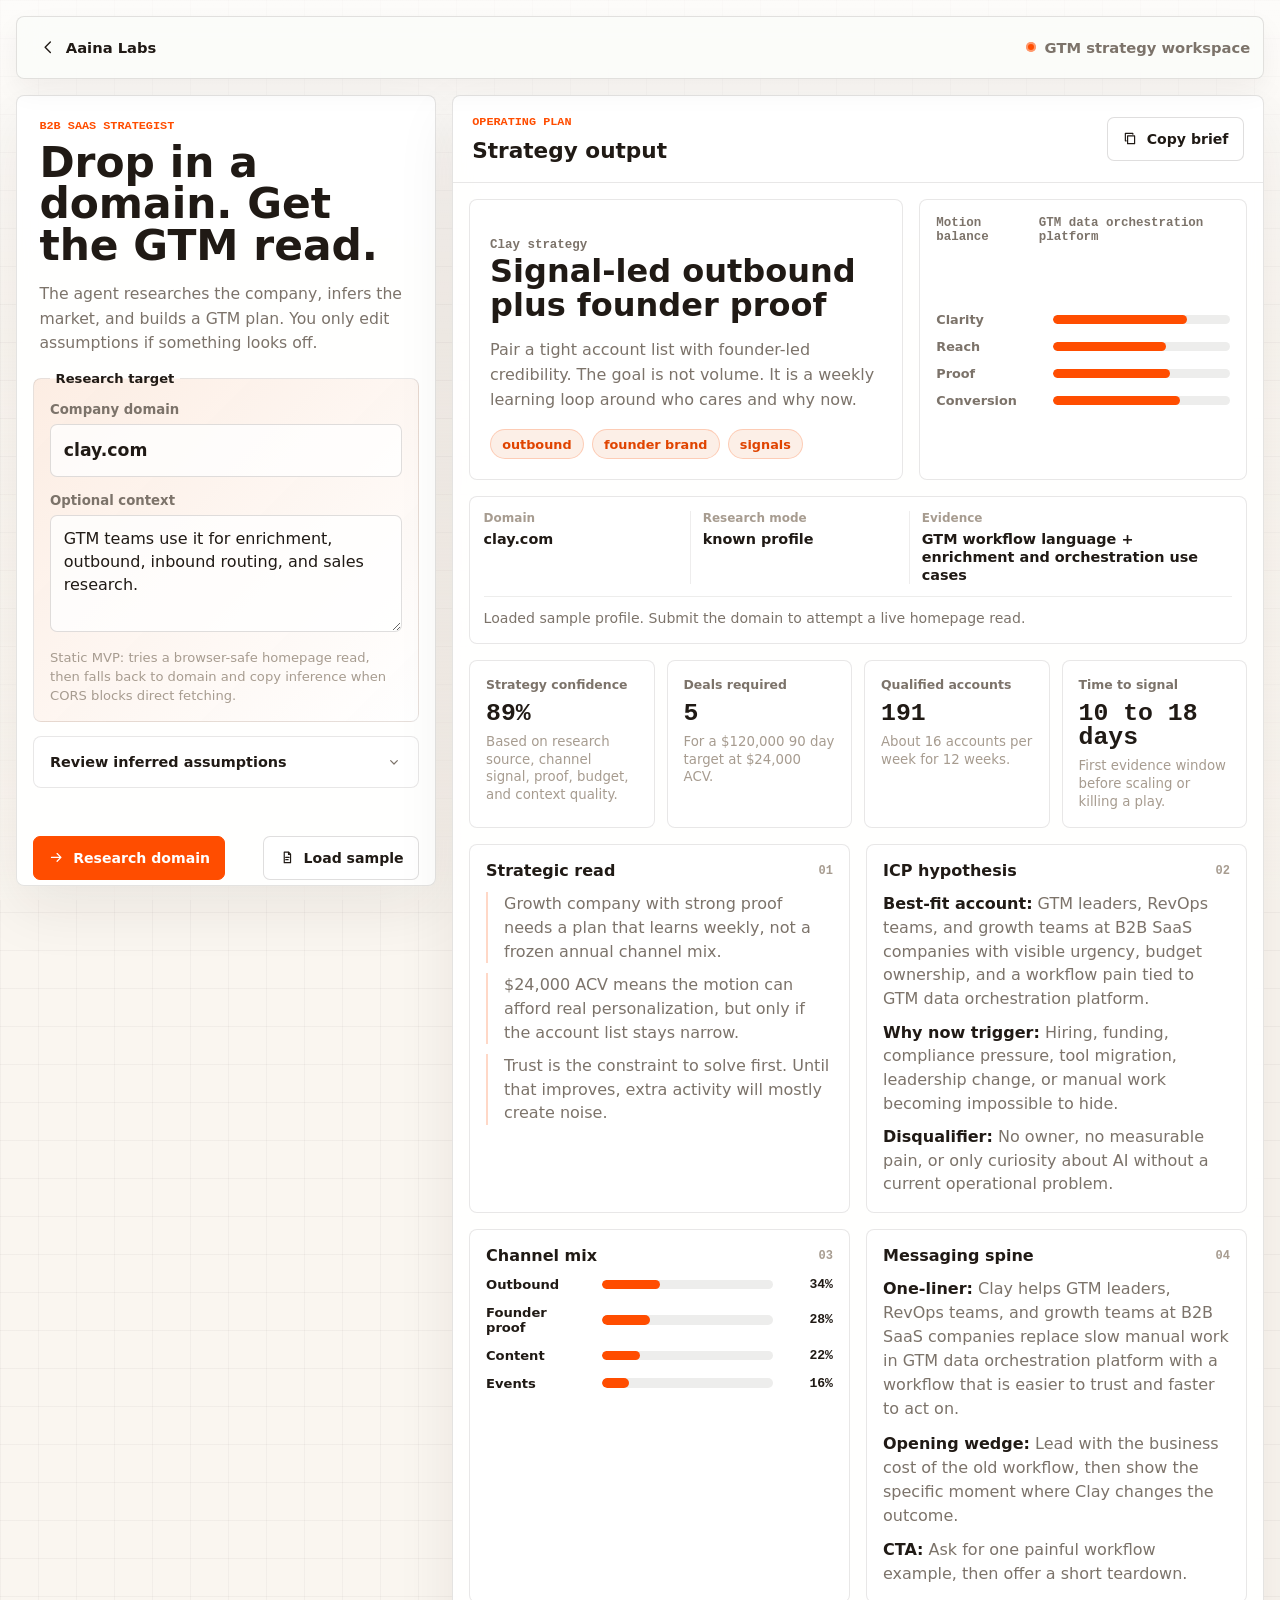
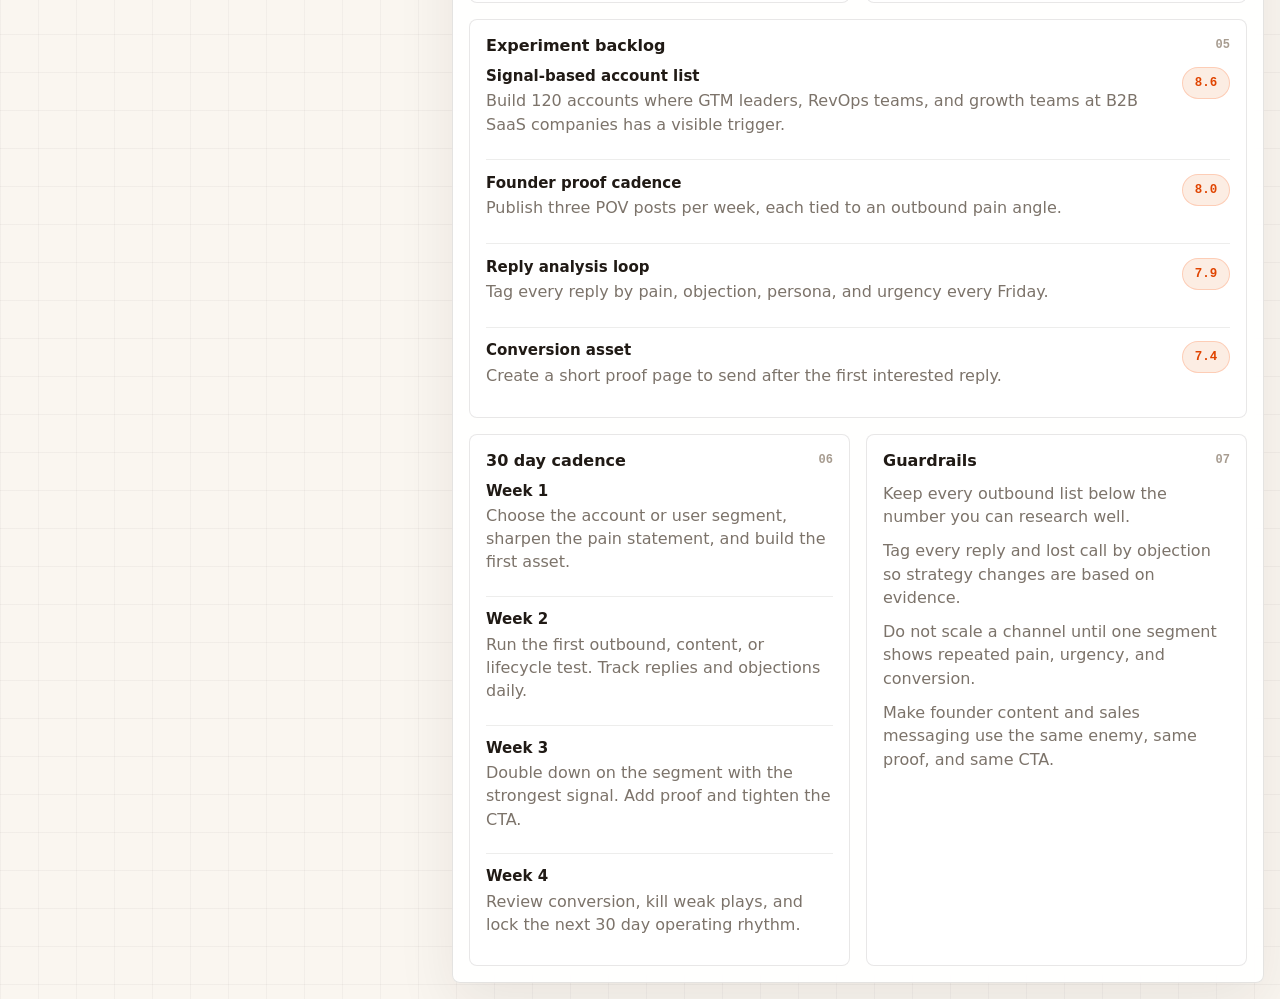
<file: gtm-strategist.html>
<!DOCTYPE html>
<html lang="en">
<head>
    <meta charset="UTF-8">
    <meta name="viewport" content="width=device-width, initial-scale=1.0">
    <title>B2B SaaS GTM Strategist</title>
    <link rel="stylesheet" href="gtm-strategist.css">
</head>
<body>
    <div class="app-shell">
        <header class="topbar">
            <a class="brand-link" href="index.html" aria-label="Back to Aaina home">
                <svg viewBox="0 0 24 24" aria-hidden="true">
                    <path d="M14.8 5.2 8 12l6.8 6.8" fill="none" stroke="currentColor" stroke-width="1.8" stroke-linecap="round" stroke-linejoin="round"/>
                </svg>
                <span>Aaina Labs</span>
            </a>

            <div class="topbar-status" aria-label="Workspace status">
                <span class="status-dot" aria-hidden="true"></span>
                <span>GTM strategy workspace</span>
            </div>
        </header>

        <main class="strategist-layout">
            <section class="control-panel" aria-labelledby="control-title">
                <div class="panel-heading">
                    <p class="eyebrow">B2B SaaS strategist</p>
                    <h1 id="control-title">Drop in a domain. Get the GTM read.</h1>
                    <p class="lede">The agent researches the company, infers the market, and builds a GTM plan. You only edit assumptions if something looks off.</p>
                </div>

                <form class="strategy-form" id="strategy-form" novalidate>
                    <fieldset class="domain-fieldset">
                        <legend>Research target</legend>

                        <label class="field domain-field">
                            <span>Company domain</span>
                            <input id="companyDomain" name="companyDomain" type="text" inputmode="url" autocomplete="url" placeholder="northstarledger.ai" required>
                        </label>

                        <label class="field">
                            <span>Optional context</span>
                            <textarea id="notes" name="notes" rows="4" placeholder="Add anything the website may not show: stage, ACV, traction, target segment, recent launch, sales notes"></textarea>
                        </label>

                        <p class="fetch-note">Static MVP: tries a browser-safe homepage read, then falls back to domain and copy inference when CORS blocks direct fetching.</p>
                    </fieldset>

                    <details class="assumption-drawer" id="assumption-drawer">
                        <summary>
                            <span>Review inferred assumptions</span>
                            <svg viewBox="0 0 24 24" aria-hidden="true">
                                <path d="m7 10 5 5 5-5" fill="none" stroke="currentColor" stroke-width="1.8" stroke-linecap="round" stroke-linejoin="round"/>
                            </svg>
                        </summary>

                        <div class="assumption-body">
                            <fieldset>
                                <legend>Company</legend>

                                <label class="field">
                                    <span>Company name</span>
                                    <input id="companyName" name="companyName" type="text" autocomplete="organization" placeholder="Inferred from domain">
                                </label>

                                <label class="field">
                                    <span>Product category</span>
                                    <input id="productCategory" name="productCategory" type="text" placeholder="Inferred from site copy">
                                </label>

                                <div class="form-grid">
                                    <label class="field">
                                        <span>Stage</span>
                                        <select id="stage" name="stage">
                                            <option value="">Infer stage</option>
                                            <option value="preseed">Pre-seed</option>
                                            <option value="seed">Seed</option>
                                            <option value="seriesA">Series A</option>
                                            <option value="growth">Growth</option>
                                        </select>
                                    </label>

                                    <label class="field">
                                        <span>Team bandwidth</span>
                                        <select id="teamSize" name="teamSize">
                                            <option value="">Infer bandwidth</option>
                                            <option value="solo">Founder only</option>
                                            <option value="lean">Founder + marketer</option>
                                            <option value="pods">GTM pod</option>
                                            <option value="scaled">Dedicated team</option>
                                        </select>
                                    </label>
                                </div>
                            </fieldset>

                            <fieldset>
                                <legend>Market</legend>

                                <label class="field">
                                    <span>Target buyer</span>
                                    <input id="targetBuyer" name="targetBuyer" type="text" placeholder="Inferred buyer">
                                </label>

                                <div class="form-grid">
                                    <label class="field">
                                        <span>Average contract value</span>
                                        <input id="averageAcv" name="averageAcv" type="number" min="500" step="500" placeholder="Inferred ACV">
                                    </label>

                                    <label class="field">
                                        <span>Sales cycle in days</span>
                                        <input id="salesCycle" name="salesCycle" type="number" min="7" step="1" placeholder="Inferred cycle">
                                    </label>
                                </div>

                                <div class="form-grid">
                                    <label class="field">
                                        <span>90 day revenue target</span>
                                        <input id="targetRevenue" name="targetRevenue" type="number" min="1000" step="1000" placeholder="Inferred target">
                                    </label>

                                    <label class="field">
                                        <span>Monthly GTM budget</span>
                                        <input id="monthlyBudget" name="monthlyBudget" type="number" min="0" step="500" placeholder="Inferred budget">
                                    </label>
                                </div>
                            </fieldset>

                            <fieldset>
                                <legend>Current motion</legend>

                                <div class="form-grid">
                                    <label class="field">
                                        <span>Primary objective</span>
                                        <select id="objective" name="objective">
                                            <option value="">Infer objective</option>
                                            <option value="firstCustomers">Find first 10 customers</option>
                                            <option value="pipeline">Generate qualified pipeline</option>
                                            <option value="launch">Launch a new product</option>
                                            <option value="moveUpmarket">Move upmarket</option>
                                            <option value="activation">Increase activation</option>
                                        </select>
                                    </label>

                                    <label class="field">
                                        <span>Current strongest channel</span>
                                        <select id="primaryChannel" name="primaryChannel">
                                            <option value="">Infer channel</option>
                                            <option value="none">No reliable channel yet</option>
                                            <option value="founder">Founder-led LinkedIn</option>
                                            <option value="seo">SEO or content</option>
                                            <option value="outbound">Outbound</option>
                                            <option value="events">Webinars or events</option>
                                            <option value="partners">Partners</option>
                                            <option value="plg">Product-led growth</option>
                                        </select>
                                    </label>
                                </div>

                                <div class="form-grid">
                                    <label class="field">
                                        <span>Biggest bottleneck</span>
                                        <select id="bottleneck" name="bottleneck">
                                            <option value="">Infer bottleneck</option>
                                            <option value="positioning">Positioning is fuzzy</option>
                                            <option value="pipeline">Not enough pipeline</option>
                                            <option value="conversion">Calls are not converting</option>
                                            <option value="activation">Users sign up but do not activate</option>
                                            <option value="trust">Not enough proof or trust</option>
                                            <option value="data">Messy CRM or GTM data</option>
                                        </select>
                                    </label>

                                    <label class="field">
                                        <span>Traction signal</span>
                                        <select id="traction" name="traction">
                                            <option value="">Infer traction</option>
                                            <option value="none">No repeatable signal</option>
                                            <option value="calls">Some sales calls convert</option>
                                            <option value="content">Content gets high-intent replies</option>
                                            <option value="usage">Product usage is growing</option>
                                            <option value="referrals">Referrals show up often</option>
                                            <option value="enterprise">Enterprise interest exists</option>
                                        </select>
                                    </label>
                                </div>
                            </fieldset>
                        </div>
                    </details>

                    <p class="form-error" id="form-error" role="alert"></p>

                    <div class="form-actions">
                        <button class="button button-primary" type="submit">
                            <svg viewBox="0 0 24 24" aria-hidden="true">
                                <path d="M5 12h12.5M13 6.5 18.5 12 13 17.5" fill="none" stroke="currentColor" stroke-width="1.8" stroke-linecap="round" stroke-linejoin="round"/>
                            </svg>
                            <span>Research domain</span>
                        </button>

                        <button class="button button-secondary" type="button" id="sample-button">
                            <svg viewBox="0 0 24 24" aria-hidden="true">
                                <path d="M7.5 4.5h6.3l2.7 2.9v12.1h-9z" fill="none" stroke="currentColor" stroke-width="1.7" stroke-linejoin="round"/>
                                <path d="M13.6 4.8v3h2.7M9.6 12h4.8M9.6 15.2h3.5" fill="none" stroke="currentColor" stroke-width="1.7" stroke-linecap="round" stroke-linejoin="round"/>
                            </svg>
                            <span>Load sample</span>
                        </button>

                        <button class="icon-button" type="button" id="reset-button" aria-label="Reset planner">
                            <svg viewBox="0 0 24 24" aria-hidden="true">
                                <path d="M6.4 8.1A7 7 0 1 1 5 12" fill="none" stroke="currentColor" stroke-width="1.8" stroke-linecap="round"/>
                                <path d="M6.3 4.8v3.5h3.5" fill="none" stroke="currentColor" stroke-width="1.8" stroke-linecap="round" stroke-linejoin="round"/>
                            </svg>
                        </button>
                    </div>
                </form>
            </section>

            <section class="workspace-panel" aria-labelledby="workspace-title">
                <div class="workspace-toolbar">
                    <div>
                        <p class="eyebrow">Operating plan</p>
                        <h2 id="workspace-title">Strategy output</h2>
                    </div>

                    <button class="button button-secondary" type="button" id="copy-button" disabled>
                        <svg viewBox="0 0 24 24" aria-hidden="true">
                            <path d="M8 8.5h10v11H8z" fill="none" stroke="currentColor" stroke-width="1.7" stroke-linejoin="round"/>
                            <path d="M6 15.5H4.8V4.8h10.7V6" fill="none" stroke="currentColor" stroke-width="1.7" stroke-linecap="round" stroke-linejoin="round"/>
                        </svg>
                        <span id="copy-label">Copy brief</span>
                    </button>
                </div>

                <div class="output-area" id="output-area" aria-live="polite"></div>
            </section>
        </main>
    </div>

    <noscript>
        <p class="noscript">Turn on JavaScript to run the strategist.</p>
    </noscript>

    <script src="gtm-strategist.js"></script>
</body>
</html>
</file>
<file: gtm-strategist.css>
:root {
    --bg: #FAF6F0;
    --surface: #FFFFFF;
    --surface-strong: #FFFFFF;
    --ink: #201A15;
    --muted: #7C736A;
    --quiet: #A79C90;
    --line: #EBE3D9;
    --line-strong: #DDD0C0;
    --accent: #FF4D00;
    --accent-soft: #FBE6D8;
    --accent-ink: #E04400;
    --warn: #8f623d;
    --shadow: 0 22px 60px rgba(32, 26, 21, 0.08);
    --font-body: "Geist", "Satoshi", "DM Sans", system-ui, sans-serif;
    --font-mono: "Geist Mono", "DM Mono", "SF Mono", ui-monospace, monospace;
    --ease: cubic-bezier(0.16, 1, 0.3, 1);
}

*,
*::before,
*::after {
    box-sizing: border-box;
}

html {
    min-height: 100%;
    scroll-behavior: smooth;
}

body {
    min-height: 100%;
    margin: 0;
    color: var(--ink);
    background:
        linear-gradient(rgba(32, 26, 21, 0.04) 1px, transparent 1px),
        linear-gradient(90deg, rgba(32, 26, 21, 0.035) 1px, transparent 1px),
        var(--bg);
    background-size: 38px 38px, 38px 38px, auto;
    font-family: var(--font-body);
    -webkit-font-smoothing: antialiased;
}

body::before {
    content: "";
    position: fixed;
    inset: 0;
    pointer-events: none;
    background: linear-gradient(180deg, rgba(255, 255, 255, 0.66), rgba(255, 255, 255, 0.1) 38%, rgba(250, 246, 240, 0.84));
}

button,
input,
select,
textarea {
    font: inherit;
}

button {
    cursor: pointer;
}

a {
    color: inherit;
}

svg {
    display: block;
}

.app-shell {
    position: relative;
    min-height: 100dvh;
    padding: 1rem;
}

.topbar {
    position: sticky;
    top: 1rem;
    z-index: 3;
    width: min(1440px, 100%);
    margin: 0 auto 1rem;
    display: flex;
    justify-content: space-between;
    align-items: center;
    gap: 1rem;
    padding: 0.7rem 0.8rem;
    border: 1px solid rgba(32, 26, 21, 0.12);
    border-radius: 8px;
    background: rgba(251, 252, 249, 0.84);
    box-shadow: 0 12px 28px rgba(32, 26, 21, 0.05);
    backdrop-filter: blur(14px);
}

.brand-link,
.topbar-status {
    min-height: 2.4rem;
    display: inline-flex;
    align-items: center;
    gap: 0.55rem;
    color: var(--ink);
    text-decoration: none;
    font-size: 0.92rem;
    font-weight: 700;
}

.brand-link {
    padding: 0 0.55rem;
    border-radius: 7px;
    transition: background 0.24s var(--ease), transform 0.24s var(--ease);
}

.brand-link:hover {
    background: rgba(255, 77, 0, 0.08);
    transform: translateY(-1px);
}

.brand-link:active,
.button:active,
.icon-button:active {
    transform: translateY(1px) scale(0.99);
}

.brand-link svg {
    width: 1.15rem;
    height: 1.15rem;
}

.topbar-status {
    color: var(--muted);
    font-weight: 600;
}

.status-dot {
    width: 0.62rem;
    height: 0.62rem;
    border-radius: 999px;
    background: var(--accent);
    box-shadow: inset 0 0 0 2px rgba(255, 255, 255, 0.42);
    animation: breathe 2.4s var(--ease) infinite;
}

.strategist-layout {
    width: min(1440px, 100%);
    margin: 0 auto;
    display: grid;
    grid-template-columns: minmax(340px, 420px) minmax(0, 1fr);
    gap: 1rem;
    align-items: start;
}

.control-panel,
.workspace-panel {
    border: 1px solid rgba(32, 26, 21, 0.12);
    border-radius: 8px;
    background: rgba(255, 255, 255, 0.92);
    box-shadow: var(--shadow);
    backdrop-filter: blur(16px);
}

.control-panel {
    position: sticky;
    top: 5.8rem;
    max-height: calc(100dvh - 6.8rem);
    overflow: auto;
    padding: 1rem;
}

.workspace-panel {
    min-height: calc(100dvh - 6rem);
    overflow: hidden;
}

.panel-heading {
    padding: 0.45rem 0.4rem 1rem;
}

.eyebrow {
    margin: 0 0 0.55rem;
    color: var(--accent);
    font-family: var(--font-mono);
    font-size: 0.74rem;
    font-weight: 700;
    letter-spacing: 0;
    text-transform: uppercase;
}

h1,
h2,
h3,
p {
    letter-spacing: 0;
}

h1 {
    margin: 0;
    max-width: 12ch;
    font-size: 2.65rem;
    line-height: 0.98;
}

.lede {
    max-width: 34rem;
    margin: 1rem 0 0;
    color: var(--muted);
    font-size: 0.98rem;
    line-height: 1.55;
}

.strategy-form {
    display: grid;
    gap: 0.85rem;
}

.domain-fieldset {
    gap: 1rem;
    background:
        linear-gradient(135deg, rgba(251, 230, 216, 0.72), rgba(255, 255, 255, 0.74));
}

.domain-field input {
    min-height: 3.3rem;
    font-size: 1.08rem;
    font-weight: 800;
}

.fetch-note {
    margin: 0;
    color: var(--quiet);
    font-size: 0.82rem;
    line-height: 1.45;
}

fieldset {
    min-width: 0;
    display: grid;
    gap: 0.9rem;
    margin: 0;
    padding: 1rem;
    border: 1px solid rgba(32, 26, 21, 0.1);
    border-radius: 8px;
    background: rgba(255, 255, 255, 0.54);
}

legend {
    padding: 0 0.35rem;
    color: var(--ink);
    font-size: 0.82rem;
    font-weight: 800;
}

.field {
    display: grid;
    gap: 0.42rem;
}

.field span {
    color: var(--muted);
    font-size: 0.83rem;
    font-weight: 700;
}

input,
select,
textarea {
    width: 100%;
    min-height: 2.72rem;
    color: var(--ink);
    border: 1px solid rgba(32, 26, 21, 0.14);
    border-radius: 7px;
    background: rgba(255, 255, 255, 0.78);
    outline: none;
    padding: 0.72rem 0.8rem;
    transition: border-color 0.2s var(--ease), box-shadow 0.2s var(--ease), background 0.2s var(--ease);
}

textarea {
    resize: vertical;
    line-height: 1.45;
}

input:focus,
select:focus,
textarea:focus {
    border-color: rgba(255, 77, 0, 0.75);
    box-shadow: 0 0 0 3px rgba(255, 77, 0, 0.12);
    background: #ffffff;
}

.form-grid {
    display: grid;
    grid-template-columns: repeat(2, minmax(0, 1fr));
    gap: 0.85rem;
}

.form-error {
    min-height: 1.3rem;
    margin: 0;
    color: var(--warn);
    font-size: 0.86rem;
    font-weight: 700;
}

.assumption-drawer {
    border: 1px solid rgba(32, 26, 21, 0.1);
    border-radius: 8px;
    background: rgba(255, 255, 255, 0.44);
}

.assumption-drawer summary {
    min-height: 3.1rem;
    display: flex;
    align-items: center;
    justify-content: space-between;
    gap: 1rem;
    padding: 0 1rem;
    color: var(--ink);
    font-size: 0.9rem;
    font-weight: 800;
    list-style: none;
    cursor: pointer;
}

.assumption-drawer summary::-webkit-details-marker {
    display: none;
}

.assumption-drawer summary svg {
    width: 1rem;
    height: 1rem;
    color: var(--muted);
    transition: transform 0.24s var(--ease);
}

.assumption-drawer[open] summary svg {
    transform: rotate(180deg);
}

.assumption-body {
    display: grid;
    gap: 0.85rem;
    padding: 0 0.85rem 0.85rem;
}

.form-actions,
.workspace-toolbar {
    display: flex;
    align-items: center;
    justify-content: space-between;
    gap: 0.75rem;
}

.form-actions {
    flex-wrap: wrap;
}

.button,
.icon-button {
    min-height: 2.75rem;
    display: inline-flex;
    align-items: center;
    justify-content: center;
    gap: 0.5rem;
    border-radius: 7px;
    border: 1px solid rgba(32, 26, 21, 0.14);
    text-decoration: none;
    font-size: 0.88rem;
    font-weight: 800;
    transition: transform 0.22s var(--ease), background 0.22s var(--ease), border-color 0.22s var(--ease), color 0.22s var(--ease);
}

.button {
    padding: 0 0.9rem;
}

.button svg,
.icon-button svg {
    width: 1.05rem;
    height: 1.05rem;
    flex: 0 0 auto;
}

.button-primary {
    color: #ffffff;
    border-color: var(--accent);
    background: var(--accent);
}

.button-primary:hover {
    background: var(--accent-ink);
    border-color: var(--accent-ink);
    transform: translateY(-1px);
}

.button-secondary,
.icon-button {
    color: var(--ink);
    background: rgba(255, 255, 255, 0.72);
}

.button-secondary:hover,
.icon-button:hover {
    border-color: rgba(255, 77, 0, 0.34);
    background: var(--accent-soft);
    transform: translateY(-1px);
}

.icon-button {
    width: 2.75rem;
    padding: 0;
}

.button:disabled {
    cursor: not-allowed;
    color: var(--quiet);
    background: rgba(255, 255, 255, 0.48);
    border-color: rgba(32, 26, 21, 0.08);
}

.workspace-toolbar {
    padding: 1.2rem;
    border-bottom: 1px solid rgba(32, 26, 21, 0.1);
}

.workspace-toolbar h2 {
    margin: 0;
    font-size: 1.35rem;
}

.output-area {
    min-height: 42rem;
}

.empty-state,
.loading-state {
    min-height: 42rem;
    display: grid;
    align-content: center;
    justify-items: center;
    gap: 1rem;
    padding: 2rem;
    text-align: center;
}

.empty-mark {
    width: 5rem;
    height: 5rem;
    display: grid;
    place-items: center;
    border: 1px solid rgba(32, 26, 21, 0.12);
    border-radius: 8px;
    background:
        linear-gradient(rgba(255, 77, 0, 0.12) 1px, transparent 1px),
        linear-gradient(90deg, rgba(255, 77, 0, 0.12) 1px, transparent 1px),
        rgba(255, 255, 255, 0.62);
    background-size: 14px 14px;
}

.empty-mark svg {
    width: 2rem;
    height: 2rem;
    color: var(--accent);
}

.empty-state h3 {
    margin: 0;
    font-size: 1.35rem;
}

.empty-state p {
    max-width: 32rem;
    margin: 0;
    color: var(--muted);
    line-height: 1.55;
}

.loading-grid {
    width: min(760px, 100%);
    display: grid;
    gap: 0.8rem;
}

.research-steps {
    width: min(760px, 100%);
    display: grid;
    grid-template-columns: repeat(4, minmax(0, 1fr));
    gap: 0.65rem;
    margin-bottom: 0.8rem;
    text-align: left;
}

.research-step {
    min-height: 7.2rem;
    padding: 0.9rem;
    border: 1px solid rgba(32, 26, 21, 0.1);
    border-radius: 8px;
    background: rgba(255, 255, 255, 0.62);
}

.research-step span {
    width: 0.68rem;
    height: 0.68rem;
    display: block;
    border-radius: 999px;
    background: rgba(255, 77, 0, 0.26);
    margin-bottom: 0.75rem;
}

.research-step.is-active span {
    background: var(--accent);
    animation: breathe 1.7s var(--ease) infinite;
}

.research-step strong {
    display: block;
    font-size: 0.82rem;
    line-height: 1.25;
}

.research-step p {
    margin: 0.4rem 0 0;
    color: var(--muted);
    font-size: 0.78rem;
    line-height: 1.35;
}

.skeleton {
    position: relative;
    overflow: hidden;
    height: 5rem;
    border: 1px solid rgba(32, 26, 21, 0.08);
    border-radius: 8px;
    background: rgba(255, 255, 255, 0.64);
}

.skeleton:nth-child(1) {
    height: 9rem;
}

.skeleton::after {
    content: "";
    position: absolute;
    inset: 0;
    transform: translateX(-100%);
    background: linear-gradient(90deg, transparent, rgba(255, 77, 0, 0.12), transparent);
    animation: shimmer 1.25s var(--ease) infinite;
}

.strategy-output {
    display: grid;
    gap: 1rem;
    padding: 1rem;
    animation: rise-in 0.42s var(--ease) both;
}

.strategy-hero {
    display: grid;
    grid-template-columns: minmax(0, 1.14fr) minmax(280px, 0.86fr);
    gap: 1rem;
}

.motion-panel,
.map-panel,
.metric,
.strategy-section {
    border: 1px solid rgba(32, 26, 21, 0.1);
    border-radius: 8px;
    background: rgba(255, 255, 255, 0.72);
}

.motion-panel {
    padding: 1.25rem;
}

.motion-kicker {
    margin: 0 0 0.8rem;
    color: var(--muted);
    font-family: var(--font-mono);
    font-size: 0.78rem;
    font-weight: 700;
}

.motion-panel h3 {
    margin: 0;
    font-size: 2rem;
    line-height: 1.05;
}

.motion-panel p {
    margin: 1rem 0 0;
    color: var(--muted);
    line-height: 1.55;
}

.hero-tags {
    display: flex;
    flex-wrap: wrap;
    gap: 0.5rem;
    margin-top: 1rem;
}

.tag {
    display: inline-flex;
    min-height: 1.9rem;
    align-items: center;
    border: 1px solid rgba(255, 77, 0, 0.22);
    border-radius: 999px;
    padding: 0 0.7rem;
    color: var(--accent-ink);
    background: rgba(251, 230, 216, 0.62);
    font-size: 0.8rem;
    font-weight: 800;
}

.research-strip {
    display: grid;
    grid-template-columns: 1fr 1fr 1.5fr;
    gap: 0.75rem;
    align-items: stretch;
    border: 1px solid rgba(32, 26, 21, 0.1);
    border-radius: 8px;
    padding: 0.85rem;
    background: rgba(255, 255, 255, 0.58);
}

.research-strip div {
    min-width: 0;
    padding-right: 0.75rem;
    border-right: 1px solid rgba(32, 26, 21, 0.08);
}

.research-strip div:last-of-type {
    border-right: 0;
}

.research-strip span {
    display: block;
    color: var(--quiet);
    font-size: 0.75rem;
    font-weight: 800;
}

.research-strip strong {
    display: block;
    margin-top: 0.35rem;
    font-size: 0.9rem;
    line-height: 1.25;
}

.research-strip p {
    grid-column: 1 / -1;
    margin: 0;
    padding-top: 0.75rem;
    border-top: 1px solid rgba(32, 26, 21, 0.08);
    color: var(--muted);
    font-size: 0.88rem;
    line-height: 1.4;
}

.map-panel {
    min-height: 16rem;
    padding: 1rem;
}

.strategy-map {
    height: 100%;
    display: grid;
    grid-template-rows: auto 1fr;
    gap: 0.85rem;
}

.map-title {
    display: flex;
    justify-content: space-between;
    gap: 1rem;
    color: var(--muted);
    font-family: var(--font-mono);
    font-size: 0.78rem;
    font-weight: 700;
}

.map-lanes {
    display: grid;
    gap: 0.75rem;
    align-content: center;
}

.map-lane {
    display: grid;
    grid-template-columns: 6.6rem minmax(0, 1fr);
    align-items: center;
    gap: 0.7rem;
}

.map-lane span {
    color: var(--muted);
    font-size: 0.8rem;
    font-weight: 800;
}

.lane-track {
    position: relative;
    height: 0.55rem;
    border-radius: 999px;
    background: rgba(32, 26, 21, 0.08);
    overflow: hidden;
}

.lane-track i {
    position: absolute;
    inset: 0 auto 0 0;
    width: var(--lane-width);
    border-radius: inherit;
    background: var(--accent);
    transform-origin: left;
    animation: grow-lane 0.7s var(--ease) both;
}

.metric-grid {
    display: grid;
    grid-template-columns: repeat(4, minmax(0, 1fr));
    gap: 0.75rem;
}

.metric {
    min-height: 7rem;
    padding: 1rem;
}

.metric span {
    display: block;
    color: var(--muted);
    font-size: 0.78rem;
    font-weight: 800;
}

.metric strong {
    display: block;
    margin-top: 0.55rem;
    font-family: var(--font-mono);
    font-size: 1.55rem;
    line-height: 1;
}

.metric small {
    display: block;
    margin-top: 0.45rem;
    color: var(--quiet);
    line-height: 1.35;
}

.section-grid {
    display: grid;
    grid-template-columns: minmax(0, 1fr) minmax(0, 1fr);
    gap: 1rem;
}

.strategy-section {
    padding: 1rem;
}

.strategy-section.wide {
    grid-column: 1 / -1;
}

.section-header {
    display: flex;
    align-items: center;
    justify-content: space-between;
    gap: 1rem;
    margin-bottom: 0.75rem;
}

.section-header h3 {
    margin: 0;
    font-size: 1rem;
}

.section-header span {
    color: var(--quiet);
    font-family: var(--font-mono);
    font-size: 0.75rem;
    font-weight: 700;
}

.read-list,
.simple-list,
.week-list,
.experiment-list,
.persona-list {
    display: grid;
    gap: 0.62rem;
    margin: 0;
    padding: 0;
    list-style: none;
}

.read-list li,
.simple-list li,
.persona-list li {
    color: var(--muted);
    line-height: 1.48;
}

.read-list li {
    padding-left: 1rem;
    border-left: 2px solid rgba(255, 77, 0, 0.22);
}

.persona-list strong,
.simple-list strong {
    color: var(--ink);
}

.channel-list {
    display: grid;
    gap: 0.8rem;
}

.channel-row {
    display: grid;
    grid-template-columns: 6.5rem minmax(0, 1fr) 3rem;
    gap: 0.75rem;
    align-items: center;
}

.channel-row span,
.channel-row strong {
    font-size: 0.82rem;
    font-weight: 800;
}

.channel-row strong {
    justify-self: end;
    font-family: var(--font-mono);
}

.channel-bar {
    height: 0.58rem;
    overflow: hidden;
    border-radius: 999px;
    background: rgba(32, 26, 21, 0.08);
}

.channel-bar i {
    display: block;
    width: var(--bar-width);
    height: 100%;
    border-radius: inherit;
    background: var(--accent);
}

.experiment {
    display: grid;
    grid-template-columns: minmax(0, 1fr) auto;
    gap: 1rem;
    padding: 0.85rem 0;
    border-top: 1px solid rgba(32, 26, 21, 0.08);
}

.experiment:first-child {
    border-top: 0;
    padding-top: 0;
}

.experiment h4,
.week h4 {
    margin: 0;
    font-size: 0.94rem;
}

.experiment p,
.week p {
    margin: 0.28rem 0 0;
    color: var(--muted);
    line-height: 1.45;
}

.score-pill {
    height: 2rem;
    min-width: 3rem;
    display: inline-flex;
    align-items: center;
    justify-content: center;
    color: var(--accent-ink);
    border: 1px solid rgba(255, 77, 0, 0.2);
    border-radius: 999px;
    background: rgba(251, 230, 216, 0.72);
    font-family: var(--font-mono);
    font-size: 0.78rem;
    font-weight: 800;
}

.week {
    padding: 0.8rem 0;
    border-top: 1px solid rgba(32, 26, 21, 0.08);
}

.week:first-child {
    border-top: 0;
    padding-top: 0;
}

.message-block {
    display: grid;
    gap: 0.65rem;
}

.message-line {
    margin: 0;
    color: var(--muted);
    line-height: 1.5;
}

.message-line strong {
    color: var(--ink);
}

.noscript {
    position: fixed;
    inset: auto 1rem 1rem;
    z-index: 4;
    margin: 0;
    padding: 1rem;
    border: 1px solid var(--line);
    border-radius: 8px;
    background: var(--surface-strong);
}

@keyframes breathe {
    0%,
    100% {
        opacity: 0.76;
        transform: scale(0.94);
    }
    50% {
        opacity: 1;
        transform: scale(1);
    }
}

@keyframes shimmer {
    to {
        transform: translateX(100%);
    }
}

@keyframes rise-in {
    from {
        opacity: 0;
        transform: translateY(10px);
    }
    to {
        opacity: 1;
        transform: translateY(0);
    }
}

@keyframes grow-lane {
    from {
        transform: scaleX(0.3);
    }
    to {
        transform: scaleX(1);
    }
}

@media (max-width: 1100px) {
    .strategist-layout {
        grid-template-columns: 1fr;
    }

    .control-panel {
        position: relative;
        top: auto;
        max-height: none;
    }
}

@media (max-width: 760px) {
    .app-shell {
        padding: 0.6rem;
    }

    .topbar {
        position: relative;
        top: auto;
    }

    .topbar-status {
        display: none;
    }

    h1 {
        max-width: 13ch;
        font-size: 2.18rem;
    }

    .form-grid,
    .strategy-hero,
    .research-strip,
    .section-grid,
    .metric-grid,
    .research-steps {
        grid-template-columns: 1fr;
    }

    .research-strip div {
        padding-right: 0;
        padding-bottom: 0.75rem;
        border-right: 0;
        border-bottom: 1px solid rgba(32, 26, 21, 0.08);
    }

    .research-strip div:last-of-type {
        border-bottom: 0;
    }

    .workspace-toolbar,
    .form-actions {
        align-items: stretch;
    }

    .workspace-toolbar {
        flex-direction: column;
    }

    .button {
        width: 100%;
    }

    .icon-button {
        width: 100%;
    }

    .strategy-output {
        padding: 0.7rem;
    }

    .motion-panel h3 {
        font-size: 1.55rem;
    }

    .channel-row {
        grid-template-columns: 1fr;
        gap: 0.4rem;
    }

    .channel-row strong {
        justify-self: start;
    }

    .experiment {
        grid-template-columns: 1fr;
    }
}

@media (prefers-reduced-motion: reduce) {
    *,
    *::before,
    *::after {
        animation-duration: 0.01ms !important;
        animation-iteration-count: 1 !important;
        scroll-behavior: auto !important;
        transition-duration: 0.01ms !important;
    }
}
</file>
